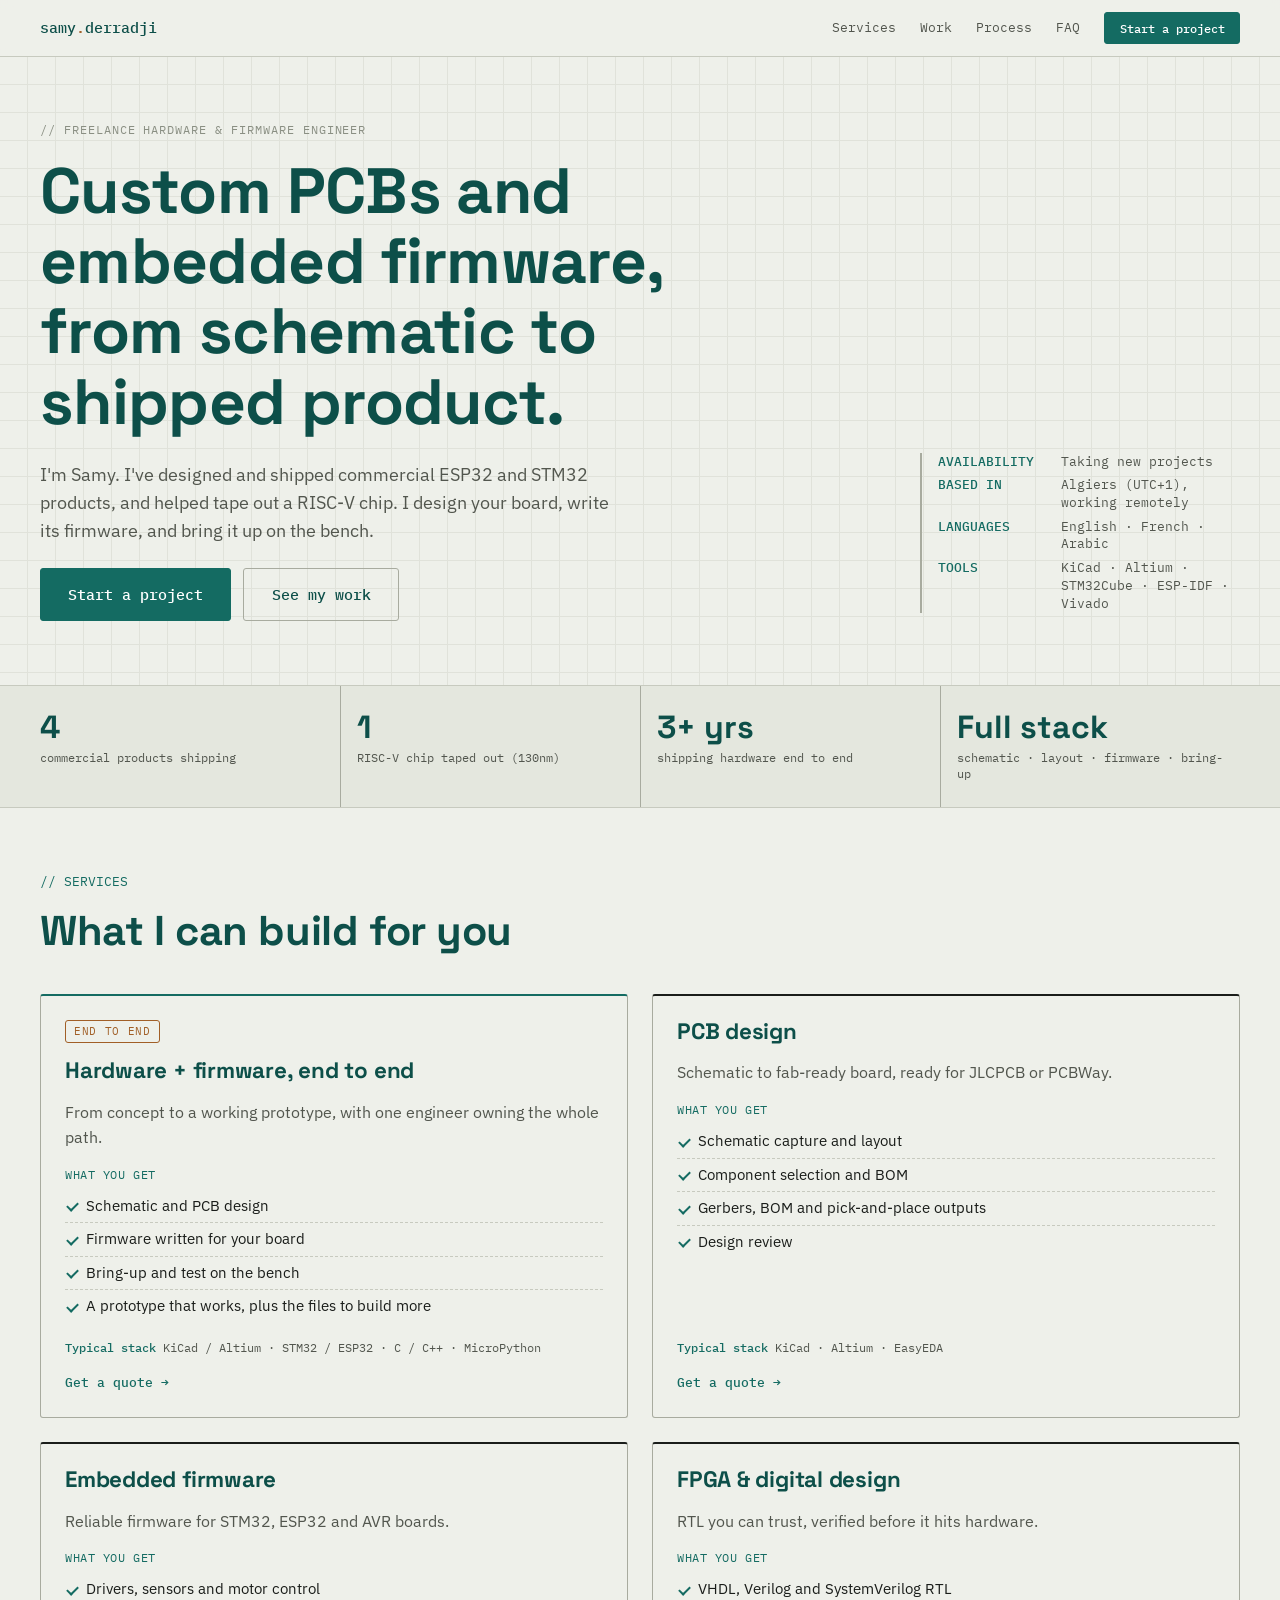
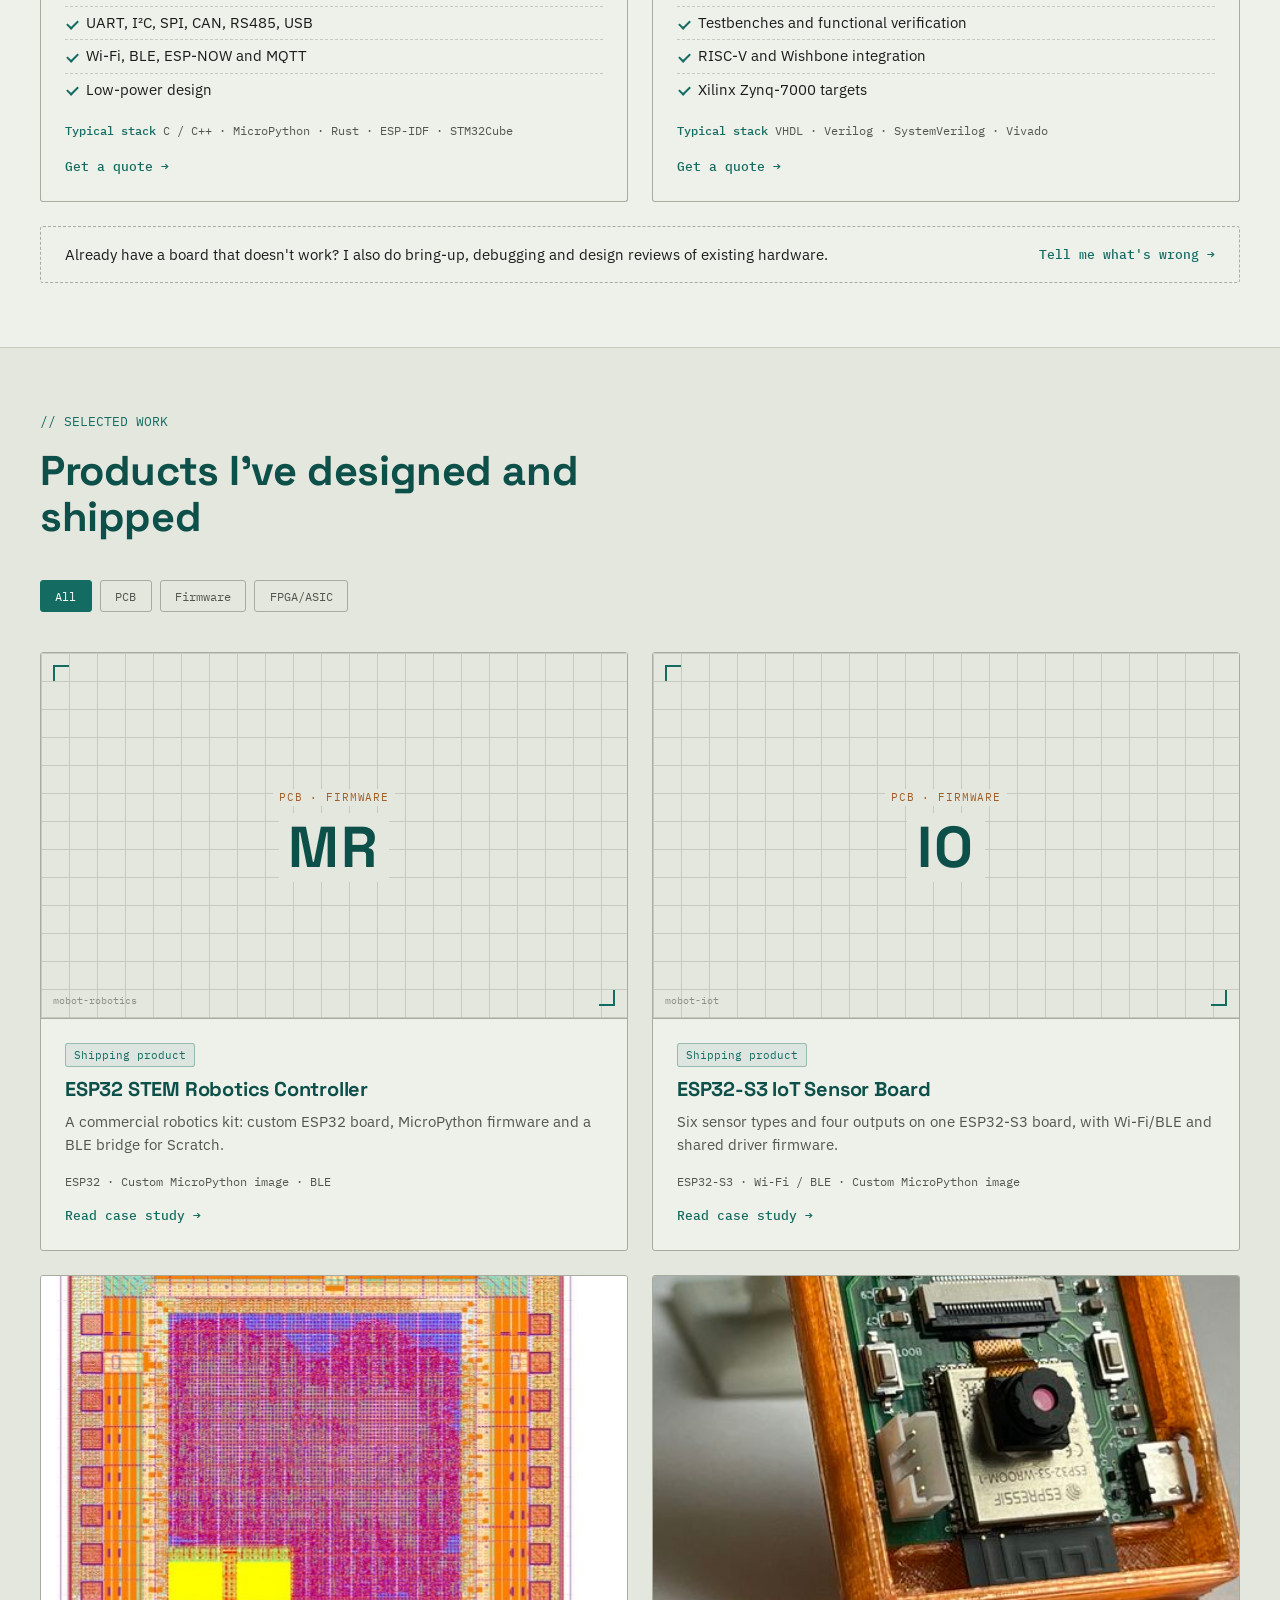
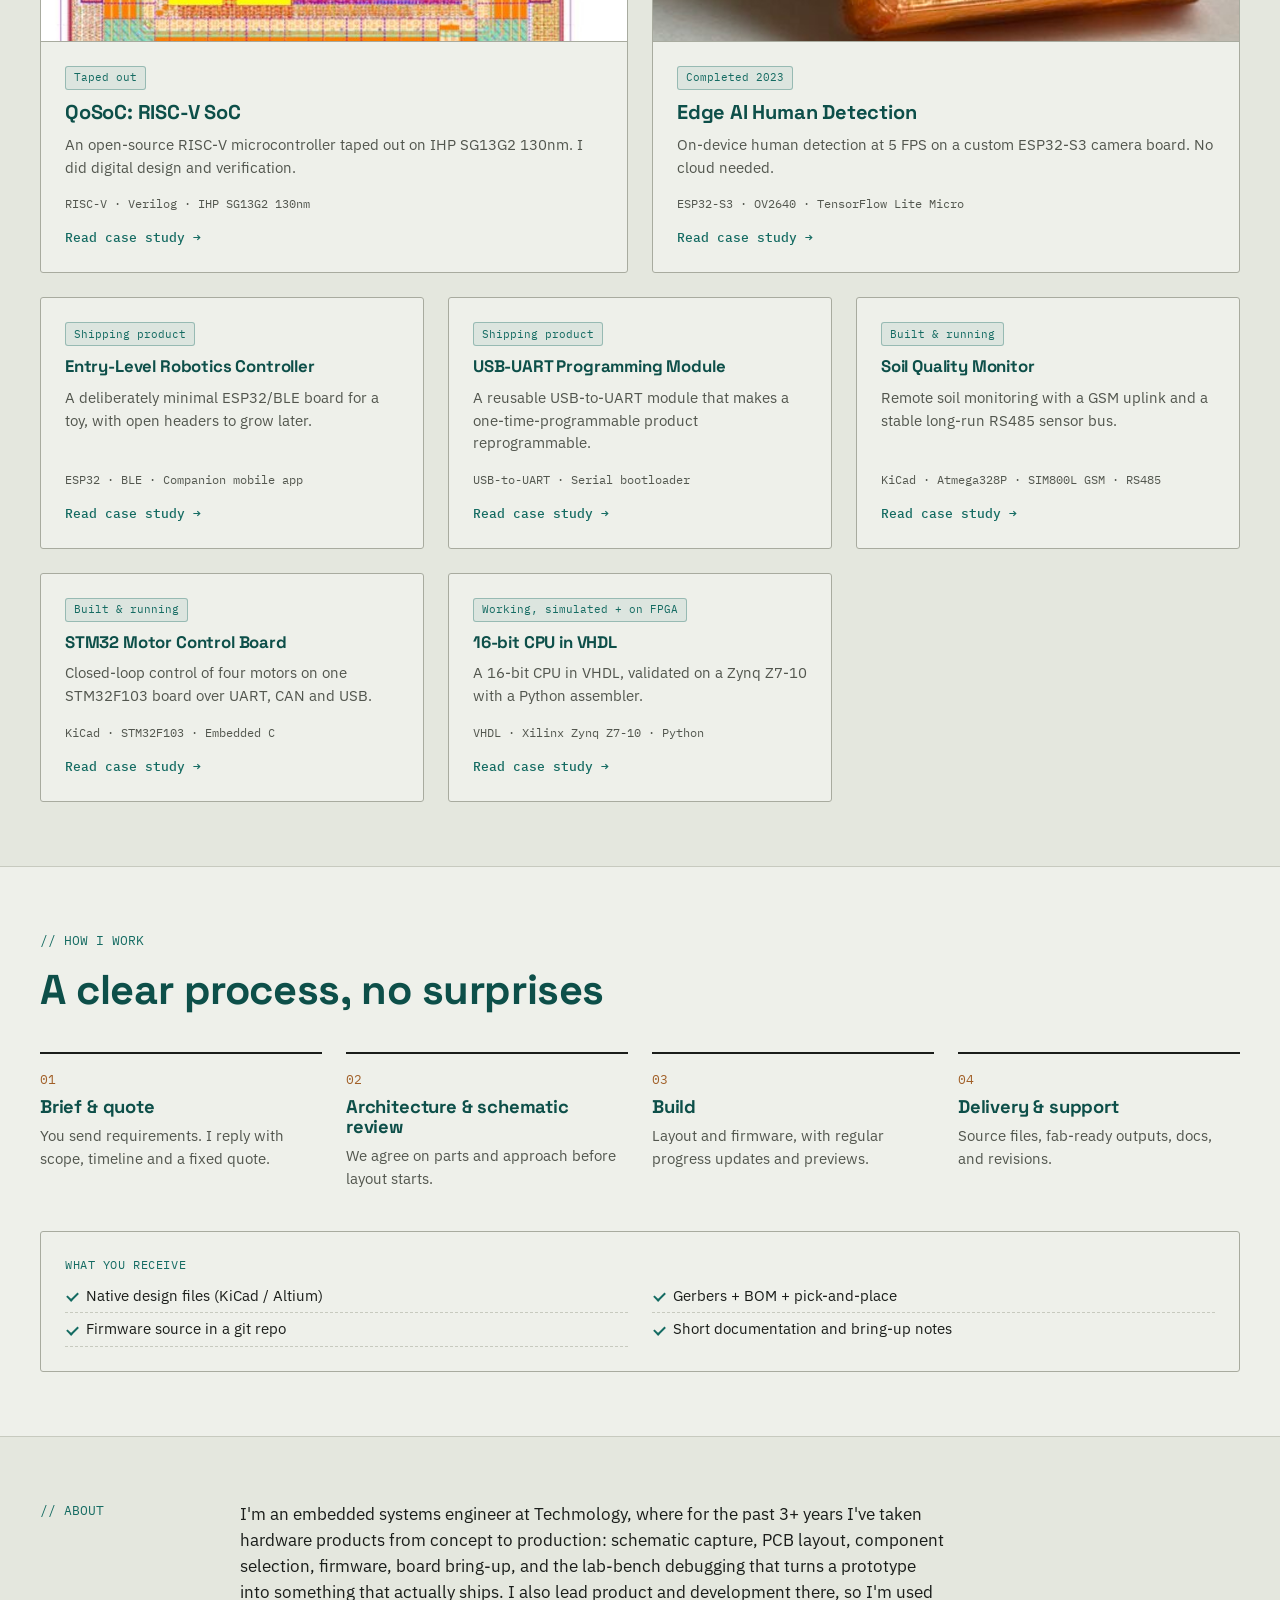
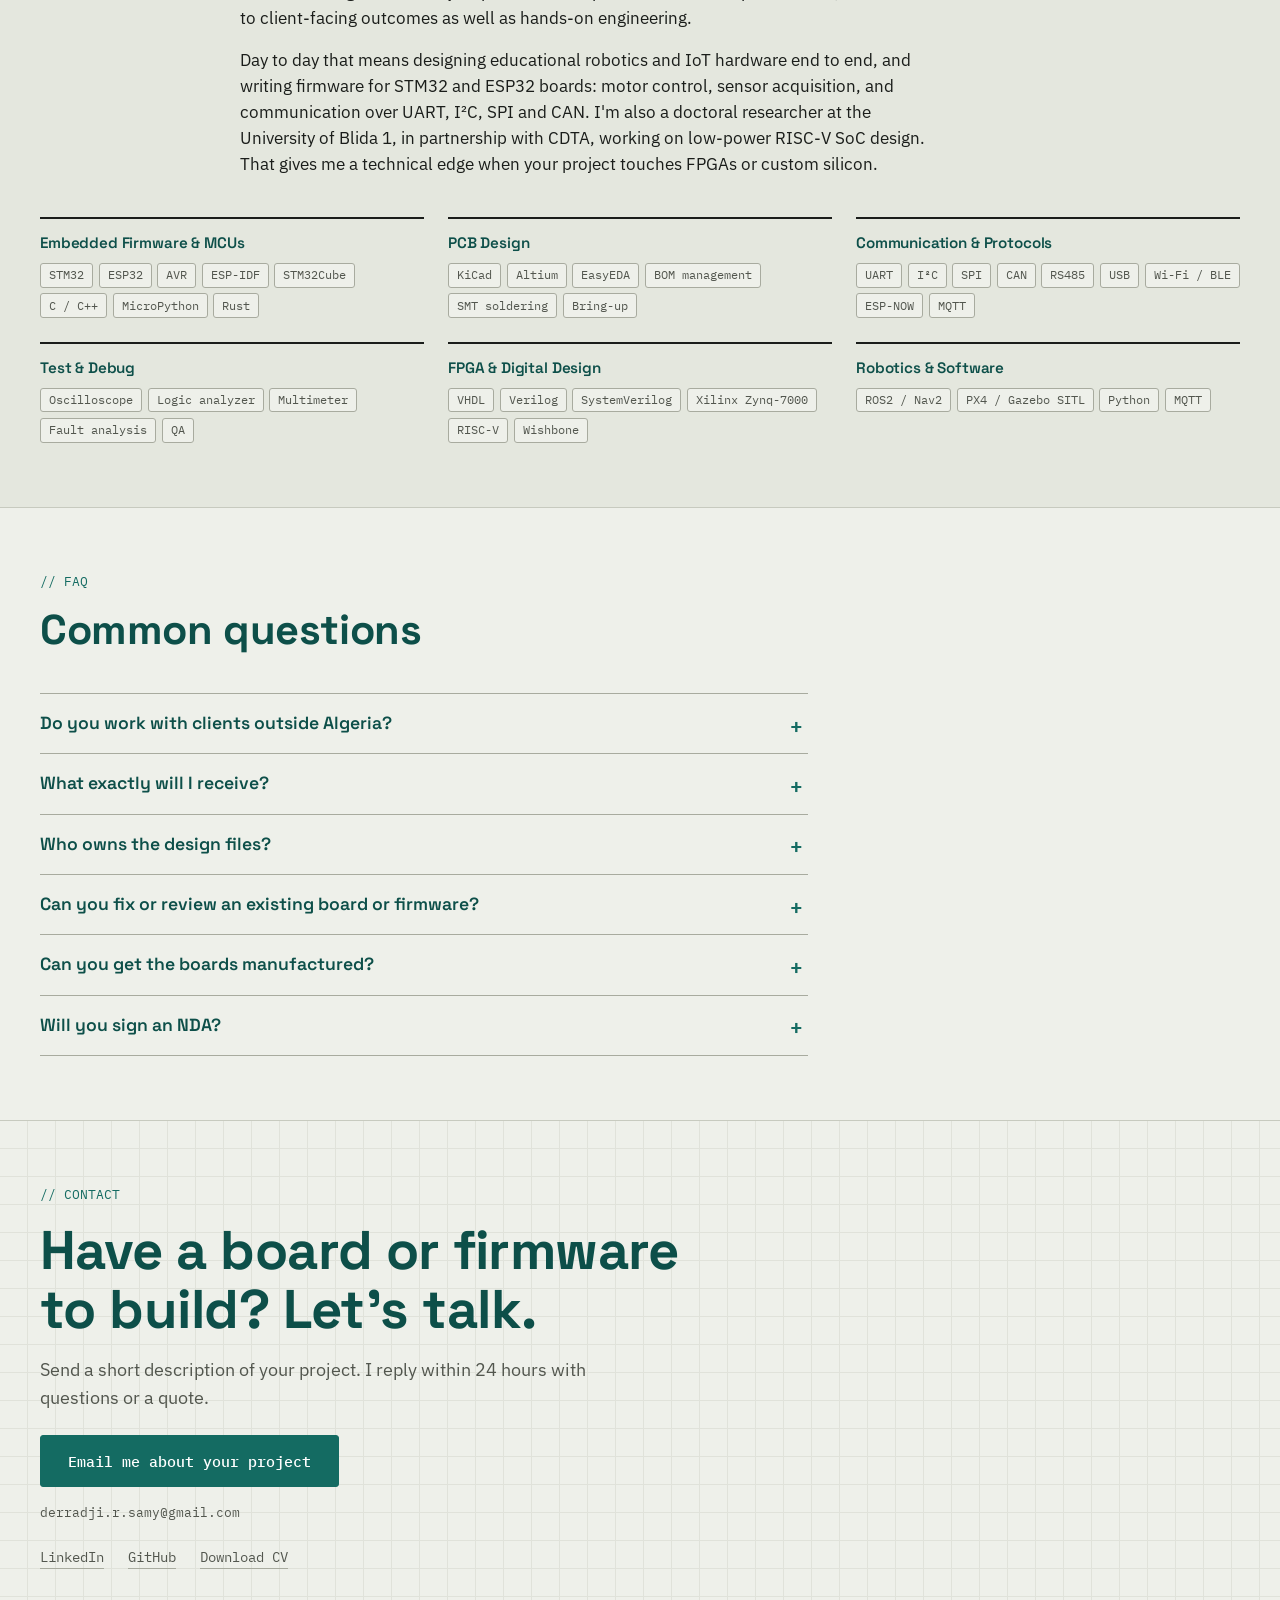
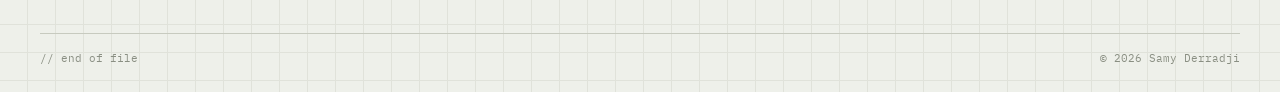
<file: index.html>
<!doctype html>
<html lang="en">
<head>
<meta charset="utf-8">
<meta name="viewport" content="width=device-width, initial-scale=1">
<title>Samy Derradji — PCB Design &amp; Embedded Firmware Engineer (Freelance)</title>
<meta name="description" content="Freelance PCB design, embedded firmware and FPGA engineer in Algiers. Custom boards and firmware from schematic to shipped product, for clients worldwide.">
<link rel="canonical" href="https://dersamy.github.io/">
<meta name="theme-color" content="#eef0ea">
<meta property="og:type" content="website">
<meta property="og:site_name" content="Samy Derradji">
<meta property="og:title" content="Samy Derradji — PCB Design &amp; Embedded Firmware Engineer (Freelance)">
<meta property="og:description" content="Freelance PCB design, embedded firmware and FPGA engineer in Algiers. Custom boards and firmware from schematic to shipped product, for clients worldwide.">
<meta property="og:url" content="https://dersamy.github.io/">
<meta property="og:image" content="https://dersamy.github.io/images/qosoc/hero.jpg">
<meta name="twitter:card" content="summary_large_image">
<meta name="twitter:title" content="Samy Derradji — PCB Design &amp; Embedded Firmware Engineer (Freelance)">
<meta name="twitter:description" content="Freelance PCB design, embedded firmware and FPGA engineer in Algiers. Custom boards and firmware from schematic to shipped product, for clients worldwide.">
<meta name="twitter:image" content="https://dersamy.github.io/images/qosoc/hero.jpg">
<link rel="icon" href="./favicon.svg">
<link rel="preconnect" href="https://fonts.googleapis.com">
<link rel="preconnect" href="https://fonts.gstatic.com" crossorigin>
<link href="https://fonts.googleapis.com/css2?family=Space+Grotesk:wght@400;500;600;700&family=IBM+Plex+Sans:wght@400;500;600&family=IBM+Plex+Mono:wght@400;500&display=swap" rel="stylesheet">
<link rel="stylesheet" href="./assets/css/style.css">
<script type="application/ld+json">{"@context": "https://schema.org", "@type": "Person", "name": "Samy Derradji", "url": "https://dersamy.github.io/", "jobTitle": "Embedded Systems Engineer (PCB Design, Firmware, FPGA/ASIC)", "image": "https://dersamy.github.io/images/qosoc/hero.jpg", "email": "mailto:derradji.r.samy@gmail.com", "address": {"@type": "PostalAddress", "addressLocality": "Algiers", "addressCountry": "DZ"}, "sameAs": ["https://www.linkedin.com/in/samyder/", "https://github.com/dersamy"], "knowsAbout": ["PCB design", "Embedded firmware", "STM32", "ESP32", "KiCad", "Altium", "FPGA", "VHDL", "SystemVerilog", "RISC-V", "MicroPython", "IoT"]}</script>
</head>
<body>
<a class="skip" href="#main">Skip to content</a>
<header class="site-nav">
<div class="container nav-inner">
<a class="wordmark" href="./" aria-label="Samy Derradji, home">samy<span>.</span>derradji</a>
<button class="nav-toggle" type="button" aria-expanded="false" aria-controls="nav-links">Menu</button>
<nav class="nav-links" id="nav-links" aria-label="Main">
<a href="#services">Services</a>
<a href="#work">Work</a>
<a href="#process">Process</a>
<a href="#faq">FAQ</a>
<a class="btn btn-primary btn-sm" href="#contact">Start a project</a>
</nav>
</div>
</header>
<main id="main">
<section class="hero grid-texture">
<div class="container hero-inner">
<div>
<p class="eyebrow">// FREELANCE HARDWARE &amp; FIRMWARE ENGINEER</p>
<h1>Custom PCBs and embedded firmware, from schematic to shipped product.</h1>
<p class="tagline">I'm Samy. I've designed and shipped commercial ESP32 and STM32 products, and helped tape out a RISC-V chip. I design your board, write its firmware, and bring it up on the bench.</p>
<div class="cta-row"><a class="btn btn-primary btn-lg" href="#contact">Start a project</a><a class="btn btn-ghost btn-lg" href="#work">See my work</a></div>
</div>
<div class="hero-spec"><dl class="spec "><div class="row"><dt>AVAILABILITY</dt><dd>Taking new projects</dd></div><div class="row"><dt>BASED IN</dt><dd>Algiers (UTC+1), working remotely</dd></div><div class="row"><dt>LANGUAGES</dt><dd>English · French · Arabic</dd></div><div class="row"><dt>TOOLS</dt><dd>KiCad · Altium · STM32Cube · ESP-IDF · Vivado</dd></div></dl></div>
</div>
</section>
<section class="proof" aria-label="At a glance">
<div class="container proof-grid">
<div class="stat"><b>4</b><span>commercial products shipping</span></div>
<div class="stat"><b>1</b><span>RISC-V chip taped out (130nm)</span></div>
<div class="stat"><b>3+ yrs</b><span>shipping hardware end to end</span></div>
<div class="stat"><b>Full stack</b><span>schematic · layout · firmware · bring-up</span></div>
</div>
</section>
<section class="section" id="services" aria-labelledby="services-h">
<div class="container">
<div class="section-head"><div class="label">// SERVICES</div><h2 id="services-h">What I can build for you</h2></div>
<div class="services-grid">
<article class="service flagship">
<span class="tag">End to end</span><h3>Hardware + firmware, end to end</h3>
<p class="promise">From concept to a working prototype, with one engineer owning the whole path.</p>
<!-- PRICE: Samy to add a "From $X" starting price -->
<div><div class="get-label">What you get</div><ul class="checks"><li>Schematic and PCB design</li><li>Firmware written for your board</li><li>Bring-up and test on the bench</li><li>A prototype that works, plus the files to build more</li></ul></div>
<div class="stack"><b>Typical stack</b> KiCad / Altium · STM32 / ESP32 · C / C++ · MicroPython</div>
<a class="link-arrow" href="#contact">Get a quote &rarr;</a>
</article>
<article class="service">
<h3>PCB design</h3>
<p class="promise">Schematic to fab-ready board, ready for JLCPCB or PCBWay.</p>
<!-- PRICE: Samy to add a "From $X" starting price -->
<div><div class="get-label">What you get</div><ul class="checks"><li>Schematic capture and layout</li><li>Component selection and BOM</li><li>Gerbers, BOM and pick-and-place outputs</li><li>Design review</li></ul></div>
<div class="stack"><b>Typical stack</b> KiCad · Altium · EasyEDA</div>
<a class="link-arrow" href="#contact">Get a quote &rarr;</a>
</article>
<article class="service">
<h3>Embedded firmware</h3>
<p class="promise">Reliable firmware for STM32, ESP32 and AVR boards.</p>
<!-- PRICE: Samy to add a "From $X" starting price -->
<div><div class="get-label">What you get</div><ul class="checks"><li>Drivers, sensors and motor control</li><li>UART, I²C, SPI, CAN, RS485, USB</li><li>Wi-Fi, BLE, ESP-NOW and MQTT</li><li>Low-power design</li></ul></div>
<div class="stack"><b>Typical stack</b> C / C++ · MicroPython · Rust · ESP-IDF · STM32Cube</div>
<a class="link-arrow" href="#contact">Get a quote &rarr;</a>
</article>
<article class="service">
<h3>FPGA &amp; digital design</h3>
<p class="promise">RTL you can trust, verified before it hits hardware.</p>
<!-- PRICE: Samy to add a "From $X" starting price -->
<div><div class="get-label">What you get</div><ul class="checks"><li>VHDL, Verilog and SystemVerilog RTL</li><li>Testbenches and functional verification</li><li>RISC-V and Wishbone integration</li><li>Xilinx Zynq-7000 targets</li></ul></div>
<div class="stack"><b>Typical stack</b> VHDL · Verilog · SystemVerilog · Vivado</div>
<a class="link-arrow" href="#contact">Get a quote &rarr;</a>
</article>
</div>
<div class="slim"><p>Already have a board that doesn't work? I also do bring-up, debugging and design reviews of existing hardware.</p><a class="link-arrow" href="#contact">Tell me what's wrong &rarr;</a></div>
</div>
</section>
<section class="section alt" id="work" aria-labelledby="work-h">
<div class="container">
<div class="section-head"><div class="label">// SELECTED WORK</div><h2 id="work-h">Products I've designed and shipped</h2></div>
<div class="chips" role="group" aria-label="Filter projects">
<button class="chip" type="button" data-filter="all" aria-pressed="true">All</button>
<button class="chip" type="button" data-filter="pcb" aria-pressed="false">PCB</button>
<button class="chip" type="button" data-filter="firmware" aria-pressed="false">Firmware</button>
<button class="chip" type="button" data-filter="fpga" aria-pressed="false">FPGA/ASIC</button>
</div>
<div class="featured">
<article class="pcard" data-tags="pcb firmware">
<div class="pmedia"><div class="ph" role="img" aria-label="Blueprint placeholder for mobot-robotics"><span class="ph-cat">PCB · Firmware</span><span class="ph-init">MR</span><span class="ph-ref">mobot-robotics</span></div></div><div class="pbody">
<span class="badge">Shipping product</span>
<h3><a href="./projects/mobot-robotics.html">ESP32 STEM Robotics Controller</a></h3>
<p>A commercial robotics kit: custom ESP32 board, MicroPython firmware and a BLE bridge for Scratch.</p>
<div class="stack">ESP32 · Custom MicroPython image · BLE</div>
<span class="link-arrow" aria-hidden="true">Read case study &rarr;</span>
</div>
</article>
<article class="pcard" data-tags="pcb firmware">
<div class="pmedia"><div class="ph" role="img" aria-label="Blueprint placeholder for mobot-iot"><span class="ph-cat">PCB · Firmware</span><span class="ph-init">IO</span><span class="ph-ref">mobot-iot</span></div></div><div class="pbody">
<span class="badge">Shipping product</span>
<h3><a href="./projects/mobot-iot.html">ESP32-S3 IoT Sensor Board</a></h3>
<p>Six sensor types and four outputs on one ESP32-S3 board, with Wi-Fi/BLE and shared driver firmware.</p>
<div class="stack">ESP32-S3 · Wi-Fi / BLE · Custom MicroPython image</div>
<span class="link-arrow" aria-hidden="true">Read case study &rarr;</span>
</div>
</article>
<article class="pcard" data-tags="fpga">
<div class="pmedia"><img src="./images/qosoc/hero.jpg" alt="QoSoC: RISC-V SoC" loading="lazy" width="640" height="400"></div><div class="pbody">
<span class="badge">Taped out</span>
<h3><a href="./projects/qosoc.html">QoSoC: RISC-V SoC</a></h3>
<p>An open-source RISC-V microcontroller taped out on IHP SG13G2 130nm. I did digital design and verification.</p>
<div class="stack">RISC-V · Verilog · IHP SG13G2 130nm</div>
<span class="link-arrow" aria-hidden="true">Read case study &rarr;</span>
</div>
</article>
<article class="pcard" data-tags="pcb firmware">
<div class="pmedia"><img src="./images/pfe-edge-ai-queue/hero.jpg" alt="Edge AI Human Detection" loading="lazy" width="640" height="400"></div><div class="pbody">
<span class="badge">Completed 2023</span>
<h3><a href="./projects/pfe-edge-ai-queue.html">Edge AI Human Detection</a></h3>
<p>On-device human detection at 5 FPS on a custom ESP32-S3 camera board. No cloud needed.</p>
<div class="stack">ESP32-S3 · OV2640 · TensorFlow Lite Micro</div>
<span class="link-arrow" aria-hidden="true">Read case study &rarr;</span>
</div>
</article>
</div>
<div class="compact">
<article class="pcard compact-card" data-tags="pcb firmware">
<div class="pbody">
<span class="badge">Shipping product</span>
<h3><a href="./projects/mobot-robotics-mini.html">Entry-Level Robotics Controller</a></h3>
<p>A deliberately minimal ESP32/BLE board for a toy, with open headers to grow later.</p>
<div class="stack">ESP32 · BLE · Companion mobile app</div>
<span class="link-arrow" aria-hidden="true">Read case study &rarr;</span>
</div>
</article>
<article class="pcard compact-card" data-tags="pcb firmware">
<div class="pbody">
<span class="badge">Shipping product</span>
<h3><a href="./projects/mobot-programmer.html">USB-UART Programming Module</a></h3>
<p>A reusable USB-to-UART module that makes a one-time-programmable product reprogrammable.</p>
<div class="stack">USB-to-UART · Serial bootloader</div>
<span class="link-arrow" aria-hidden="true">Read case study &rarr;</span>
</div>
</article>
<article class="pcard compact-card" data-tags="pcb firmware">
<div class="pbody">
<span class="badge">Built &amp; running</span>
<h3><a href="./projects/soil-quality-monitor.html">Soil Quality Monitor</a></h3>
<p>Remote soil monitoring with a GSM uplink and a stable long-run RS485 sensor bus.</p>
<div class="stack">KiCad · Atmega328P · SIM800L GSM · RS485</div>
<span class="link-arrow" aria-hidden="true">Read case study &rarr;</span>
</div>
</article>
<article class="pcard compact-card" data-tags="pcb firmware">
<div class="pbody">
<span class="badge">Built &amp; running</span>
<h3><a href="./projects/pcb-stm-moteur.html">STM32 Motor Control Board</a></h3>
<p>Closed-loop control of four motors on one STM32F103 board over UART, CAN and USB.</p>
<div class="stack">KiCad · STM32F103 · Embedded C</div>
<span class="link-arrow" aria-hidden="true">Read case study &rarr;</span>
</div>
</article>
<article class="pcard compact-card" data-tags="fpga">
<div class="pbody">
<span class="badge">Working, simulated + on FPGA</span>
<h3><a href="./projects/cpu-16bit.html">16-bit CPU in VHDL</a></h3>
<p>A 16-bit CPU in VHDL, validated on a Zynq Z7-10 with a Python assembler.</p>
<div class="stack">VHDL · Xilinx Zynq Z7-10 · Python</div>
<span class="link-arrow" aria-hidden="true">Read case study &rarr;</span>
</div>
</article>
</div>
</div>
</section>
<section class="section" id="process" aria-labelledby="process-h">
<div class="container">
<div class="section-head"><div class="label">// HOW I WORK</div><h2 id="process-h">A clear process, no surprises</h2></div>
<ol class="steps" style="list-style:none;margin:0;padding:0">
<li class="step"><div class="num">01</div><h3>Brief &amp; quote</h3><p>You send requirements. I reply with scope, timeline and a fixed quote.</p></li>
<li class="step"><div class="num">02</div><h3>Architecture &amp; schematic review</h3><p>We agree on parts and approach before layout starts.</p></li>
<li class="step"><div class="num">03</div><h3>Build</h3><p>Layout and firmware, with regular progress updates and previews.</p></li>
<li class="step"><div class="num">04</div><h3>Delivery &amp; support</h3><p>Source files, fab-ready outputs, docs, and revisions.</p></li>
</ol>
<div class="receive"><div class="get-label">What you receive</div>
<ul class="checks"><li>Native design files (KiCad / Altium)</li><li>Gerbers + BOM + pick-and-place</li><li>Firmware source in a git repo</li><li>Short documentation and bring-up notes</li></ul></div>
</div>
</section>
<section class="section alt" id="about" aria-labelledby="about-h">
<div class="container">
<div class="about-grid">
<div class="label" id="about-h">// ABOUT</div>
<div class="paragraphs">
<p>I'm an embedded systems engineer at Techmology, where for the past 3+ years I've taken hardware products from concept to production: schematic capture, PCB layout, component selection, firmware, board bring-up, and the lab-bench debugging that turns a prototype into something that actually ships. I also lead product and development there, so I'm used to client-facing outcomes as well as hands-on engineering.</p>
<p>Day to day that means designing educational robotics and IoT hardware end to end, and writing firmware for STM32 and ESP32 boards: motor control, sensor acquisition, and communication over UART, I²C, SPI and CAN. I'm also a doctoral researcher at the University of Blida 1, in partnership with CDTA, working on low-power RISC-V SoC design. That gives me a technical edge when your project touches FPGAs or custom silicon.</p>
</div></div>
<div class="skills-grid" aria-label="Skills">
<div class="group"><h3>Embedded Firmware &amp; MCUs</h3><ul class="tags"><li>STM32</li><li>ESP32</li><li>AVR</li><li>ESP-IDF</li><li>STM32Cube</li><li>C / C++</li><li>MicroPython</li><li>Rust</li></ul></div>
<div class="group"><h3>PCB Design</h3><ul class="tags"><li>KiCad</li><li>Altium</li><li>EasyEDA</li><li>BOM management</li><li>SMT soldering</li><li>Bring-up</li></ul></div>
<div class="group"><h3>Communication &amp; Protocols</h3><ul class="tags"><li>UART</li><li>I²C</li><li>SPI</li><li>CAN</li><li>RS485</li><li>USB</li><li>Wi-Fi / BLE</li><li>ESP-NOW</li><li>MQTT</li></ul></div>
<div class="group"><h3>Test &amp; Debug</h3><ul class="tags"><li>Oscilloscope</li><li>Logic analyzer</li><li>Multimeter</li><li>Fault analysis</li><li>QA</li></ul></div>
<div class="group"><h3>FPGA &amp; Digital Design</h3><ul class="tags"><li>VHDL</li><li>Verilog</li><li>SystemVerilog</li><li>Xilinx Zynq-7000</li><li>RISC-V</li><li>Wishbone</li></ul></div>
<div class="group"><h3>Robotics &amp; Software</h3><ul class="tags"><li>ROS2 / Nav2</li><li>PX4 / Gazebo SITL</li><li>Python</li><li>MQTT</li></ul></div>
</div>
</div>
</section>
<section class="section" id="faq" aria-labelledby="faq-h">
<div class="container">
<div class="section-head"><div class="label">// FAQ</div><h2 id="faq-h">Common questions</h2></div>
<div class="faq">
<details><summary>Do you work with clients outside Algeria?</summary><p>Yes. I work fully remotely with clients abroad, in English or French.</p></details>
<details><summary>What exactly will I receive?</summary><p>Native design files (KiCad or Altium), Gerbers, BOM and pick-and-place files, firmware source in a git repo, and short documentation with bring-up notes.</p></details>
<details><summary>Who owns the design files?</summary><p>You do. You get the full source on delivery.</p></details>
<details><summary>Can you fix or review an existing board or firmware?</summary><p>Yes. I take on bring-up, debugging and design reviews of existing hardware and firmware.</p></details>
<details><summary>Can you get the boards manufactured?</summary><p>I prepare fab- and assembly-ready files for JLCPCB and PCBWay, and can help with ordering.</p></details>
<details><summary>Will you sign an NDA?</summary><p>Yes.</p></details>
</div>
</div>
</section>
</main>
<section class="contact grid-texture" id="contact" aria-labelledby="contact-h">
<div class="container">
<div class="label">// CONTACT</div>
<h2 id="contact-h">Have a board or firmware to build? Let's talk.</h2>
<p class="lead">Send a short description of your project. I reply within 24 hours with questions or a quote.</p>
<div class="cta-row"><a class="btn btn-primary btn-lg" href="mailto:derradji.r.samy@gmail.com?subject=Project%20inquiry&body=Project%3A%0A%0AWhat%20it%20should%20do%3A%0A%0AQuantity%3A%0A%0ADeadline%3A%0A%0ABudget%20range%3A%0A">Email me about your project</a></div>
<p class="email-line">derradji.r.samy@gmail.com</p>
<div class="contact-links">
<!-- SAMY: paste your Fiverr profile URL into href and delete the hidden attribute -->
<a data-placeholder href="#" hidden>Fiverr</a>
<!-- SAMY: paste your Upwork profile URL into href and delete the hidden attribute -->
<a data-placeholder href="#" hidden>Upwork</a>
<a href="https://www.linkedin.com/in/samyder/" rel="noopener">LinkedIn</a>
<a href="https://github.com/dersamy" rel="noopener">GitHub</a>
<a href="./cv.pdf">Download CV</a>
</div>
<div class="eof"><span>// end of file</span><span>&copy; 2026 Samy Derradji</span></div>
</div>
</section>
<script src="./assets/js/main.js"></script>
</body>
</html>
</file>
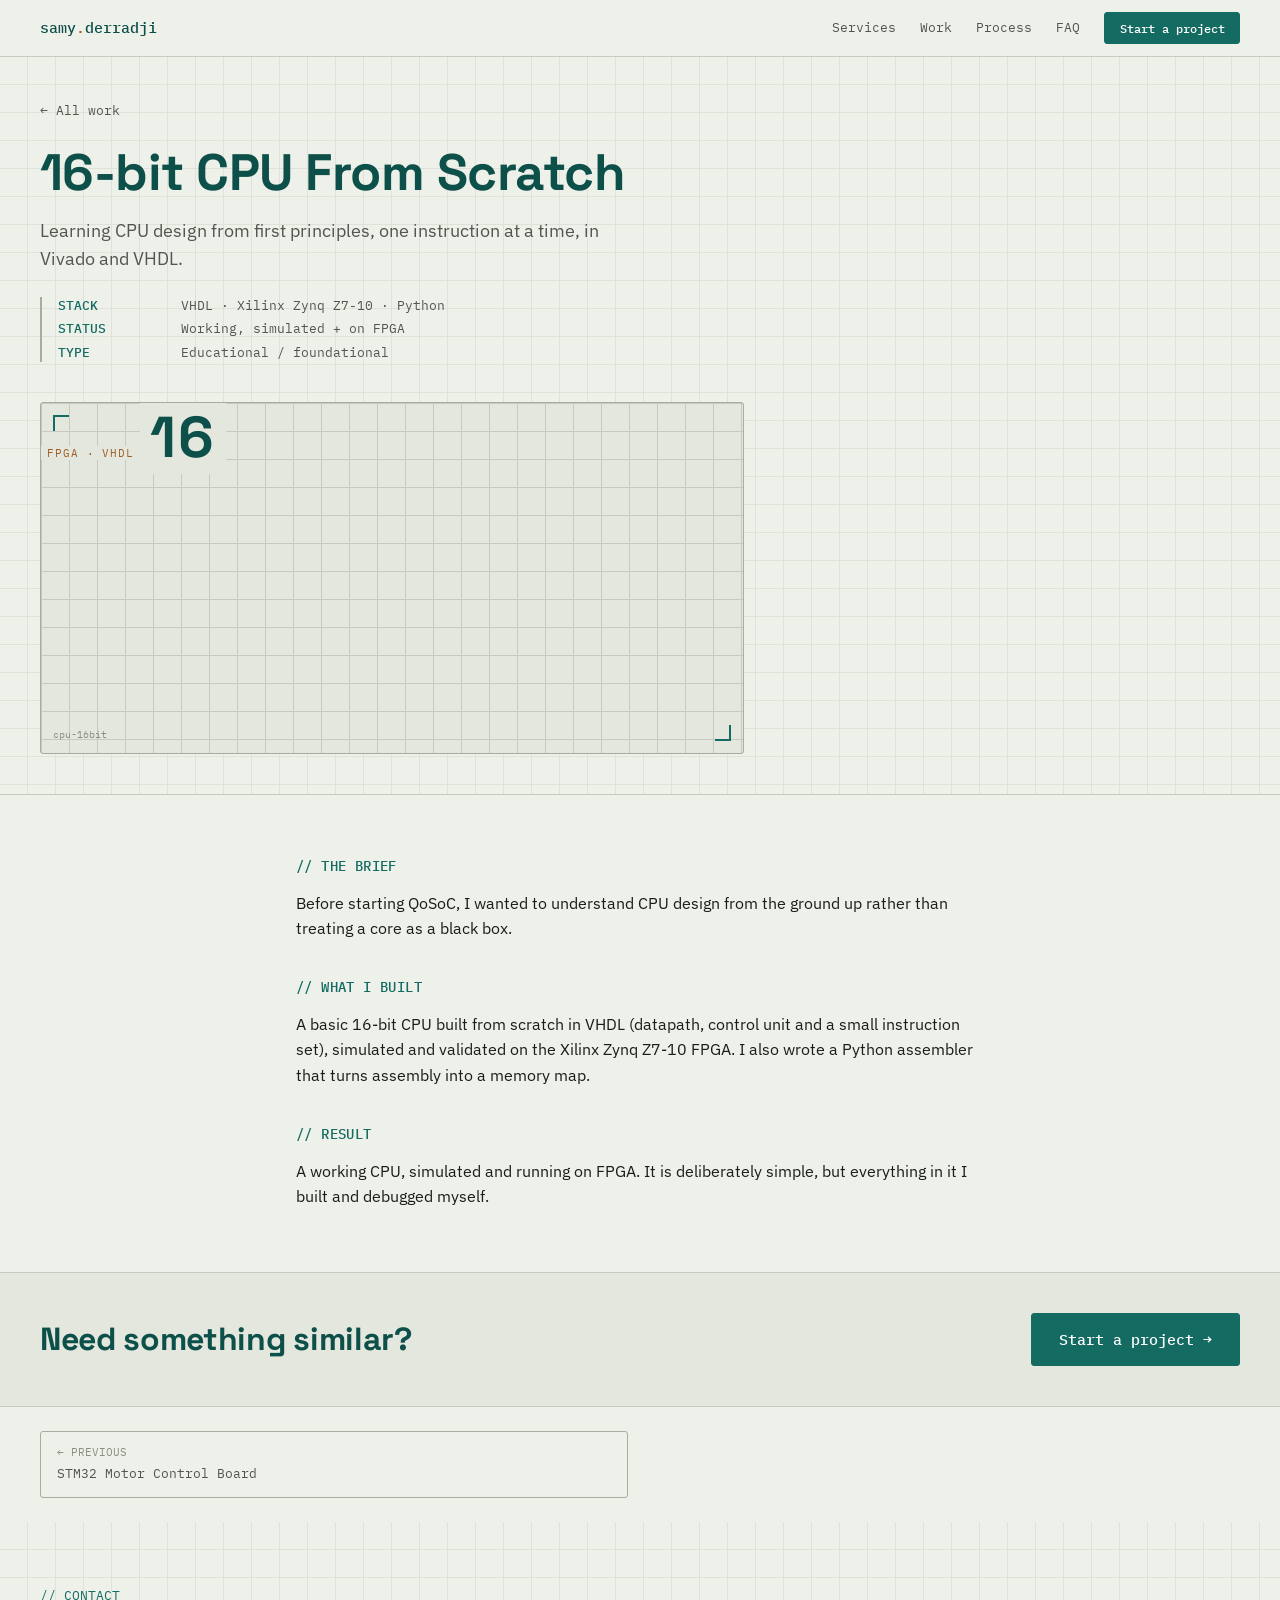
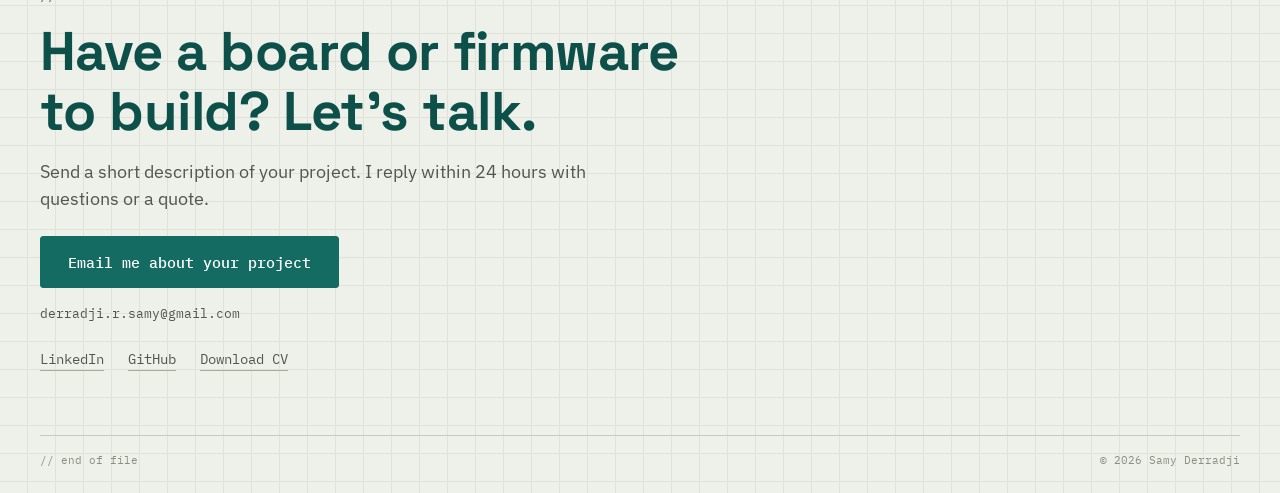
<file: projects/cpu-16bit.html>
<!doctype html>
<html lang="en">
<head>
<meta charset="utf-8">
<meta name="viewport" content="width=device-width, initial-scale=1">
<title>16-bit CPU From Scratch | Samy Derradji</title>
<meta name="description" content="Basic 16-bit CPU in VHDL, simulated and validated on a Xilinx Zynq Z7-10, with a Python assembler to memory map.">
<link rel="canonical" href="https://dersamy.github.io/projects/cpu-16bit.html">
<meta name="theme-color" content="#eef0ea">
<meta property="og:type" content="website">
<meta property="og:site_name" content="Samy Derradji">
<meta property="og:title" content="16-bit CPU From Scratch | Samy Derradji">
<meta property="og:description" content="Basic 16-bit CPU in VHDL, simulated and validated on a Xilinx Zynq Z7-10, with a Python assembler to memory map.">
<meta property="og:url" content="https://dersamy.github.io/projects/cpu-16bit.html">
<meta property="og:image" content="https://dersamy.github.io/images/qosoc/hero.jpg">
<meta name="twitter:card" content="summary_large_image">
<meta name="twitter:title" content="16-bit CPU From Scratch | Samy Derradji">
<meta name="twitter:description" content="Basic 16-bit CPU in VHDL, simulated and validated on a Xilinx Zynq Z7-10, with a Python assembler to memory map.">
<meta name="twitter:image" content="https://dersamy.github.io/images/qosoc/hero.jpg">
<link rel="icon" href="../favicon.svg">
<link rel="preconnect" href="https://fonts.googleapis.com">
<link rel="preconnect" href="https://fonts.gstatic.com" crossorigin>
<link href="https://fonts.googleapis.com/css2?family=Space+Grotesk:wght@400;500;600;700&family=IBM+Plex+Sans:wght@400;500;600&family=IBM+Plex+Mono:wght@400;500&display=swap" rel="stylesheet">
<link rel="stylesheet" href="../assets/css/style.css">
</head>
<body>
<a class="skip" href="#main">Skip to content</a>
<header class="site-nav">
<div class="container nav-inner">
<a class="wordmark" href="../index.html" aria-label="Samy Derradji, home">samy<span>.</span>derradji</a>
<button class="nav-toggle" type="button" aria-expanded="false" aria-controls="nav-links">Menu</button>
<nav class="nav-links" id="nav-links" aria-label="Main">
<a href="../index.html#services">Services</a>
<a href="../index.html#work">Work</a>
<a href="../index.html#process">Process</a>
<a href="../index.html#faq">FAQ</a>
<a class="btn btn-primary btn-sm" href="../index.html#contact">Start a project</a>
</nav>
</div>
</header>
<main id="main">
<header class="detail-header grid-texture">
<div class="container">
<a class="back" href="../index.html#work">&larr; All work</a>
<h1>16-bit CPU From Scratch</h1>
<p class="tagline">Learning CPU design from first principles, one instruction at a time, in Vivado and VHDL.</p>
<dl class="spec "><div class="row"><dt>STACK</dt><dd>VHDL · Xilinx Zynq Z7-10 · Python</dd></div><div class="row"><dt>STATUS</dt><dd>Working, simulated + on FPGA</dd></div><div class="row"><dt>TYPE</dt><dd>Educational / foundational</dd></div></dl>
<div class="hero-image"><div class="ph" role="img" aria-label="Blueprint placeholder for cpu-16bit"><span class="ph-cat">FPGA · VHDL</span><span class="ph-init">16</span><span class="ph-ref">cpu-16bit</span></div></div>
</div>
</header>
<div class="container body">
<section><h2>// The brief</h2><p>Before starting QoSoC, I wanted to understand CPU design from the ground up rather than treating a core as a black box.</p></section>
<section><h2>// What I built</h2><p>A basic 16-bit CPU built from scratch in VHDL (datapath, control unit and a small instruction set), simulated and validated on the Xilinx Zynq Z7-10 FPGA. I also wrote a Python assembler that turns assembly into a memory map.</p></section>
<section><h2>// Result</h2><p>A working CPU, simulated and running on FPGA. It is deliberately simple, but everything in it I built and debugged myself.</p></section>
</div>
<section class="cs-cta"><div class="container"><h2>Need something similar?</h2><a class="btn btn-primary btn-lg" href="../index.html#contact">Start a project &rarr;</a></div></section>
<div class="container"><nav class="pn" aria-label="More projects">
<a class="prev" href="pcb-stm-moteur.html" rel="prev"><small>&larr; PREVIOUS</small>STM32 Motor Control Board</a><span></span>
</nav></div>
</main>
<section class="contact grid-texture" id="contact" aria-labelledby="contact-h">
<div class="container">
<div class="label">// CONTACT</div>
<h2 id="contact-h">Have a board or firmware to build? Let's talk.</h2>
<p class="lead">Send a short description of your project. I reply within 24 hours with questions or a quote.</p>
<div class="cta-row"><a class="btn btn-primary btn-lg" href="mailto:derradji.r.samy@gmail.com?subject=Project%20inquiry&body=Project%3A%0A%0AWhat%20it%20should%20do%3A%0A%0AQuantity%3A%0A%0ADeadline%3A%0A%0ABudget%20range%3A%0A">Email me about your project</a></div>
<p class="email-line">derradji.r.samy@gmail.com</p>
<div class="contact-links">
<!-- SAMY: paste your Fiverr profile URL into href and delete the hidden attribute -->
<a data-placeholder href="#" hidden>Fiverr</a>
<!-- SAMY: paste your Upwork profile URL into href and delete the hidden attribute -->
<a data-placeholder href="#" hidden>Upwork</a>
<a href="https://www.linkedin.com/in/samyder/" rel="noopener">LinkedIn</a>
<a href="https://github.com/dersamy" rel="noopener">GitHub</a>
<a href="../cv.pdf">Download CV</a>
</div>
<div class="eof"><span>// end of file</span><span>&copy; 2026 Samy Derradji</span></div>
</div>
</section>
<script src="../assets/js/main.js"></script>
</body>
</html>
</file>
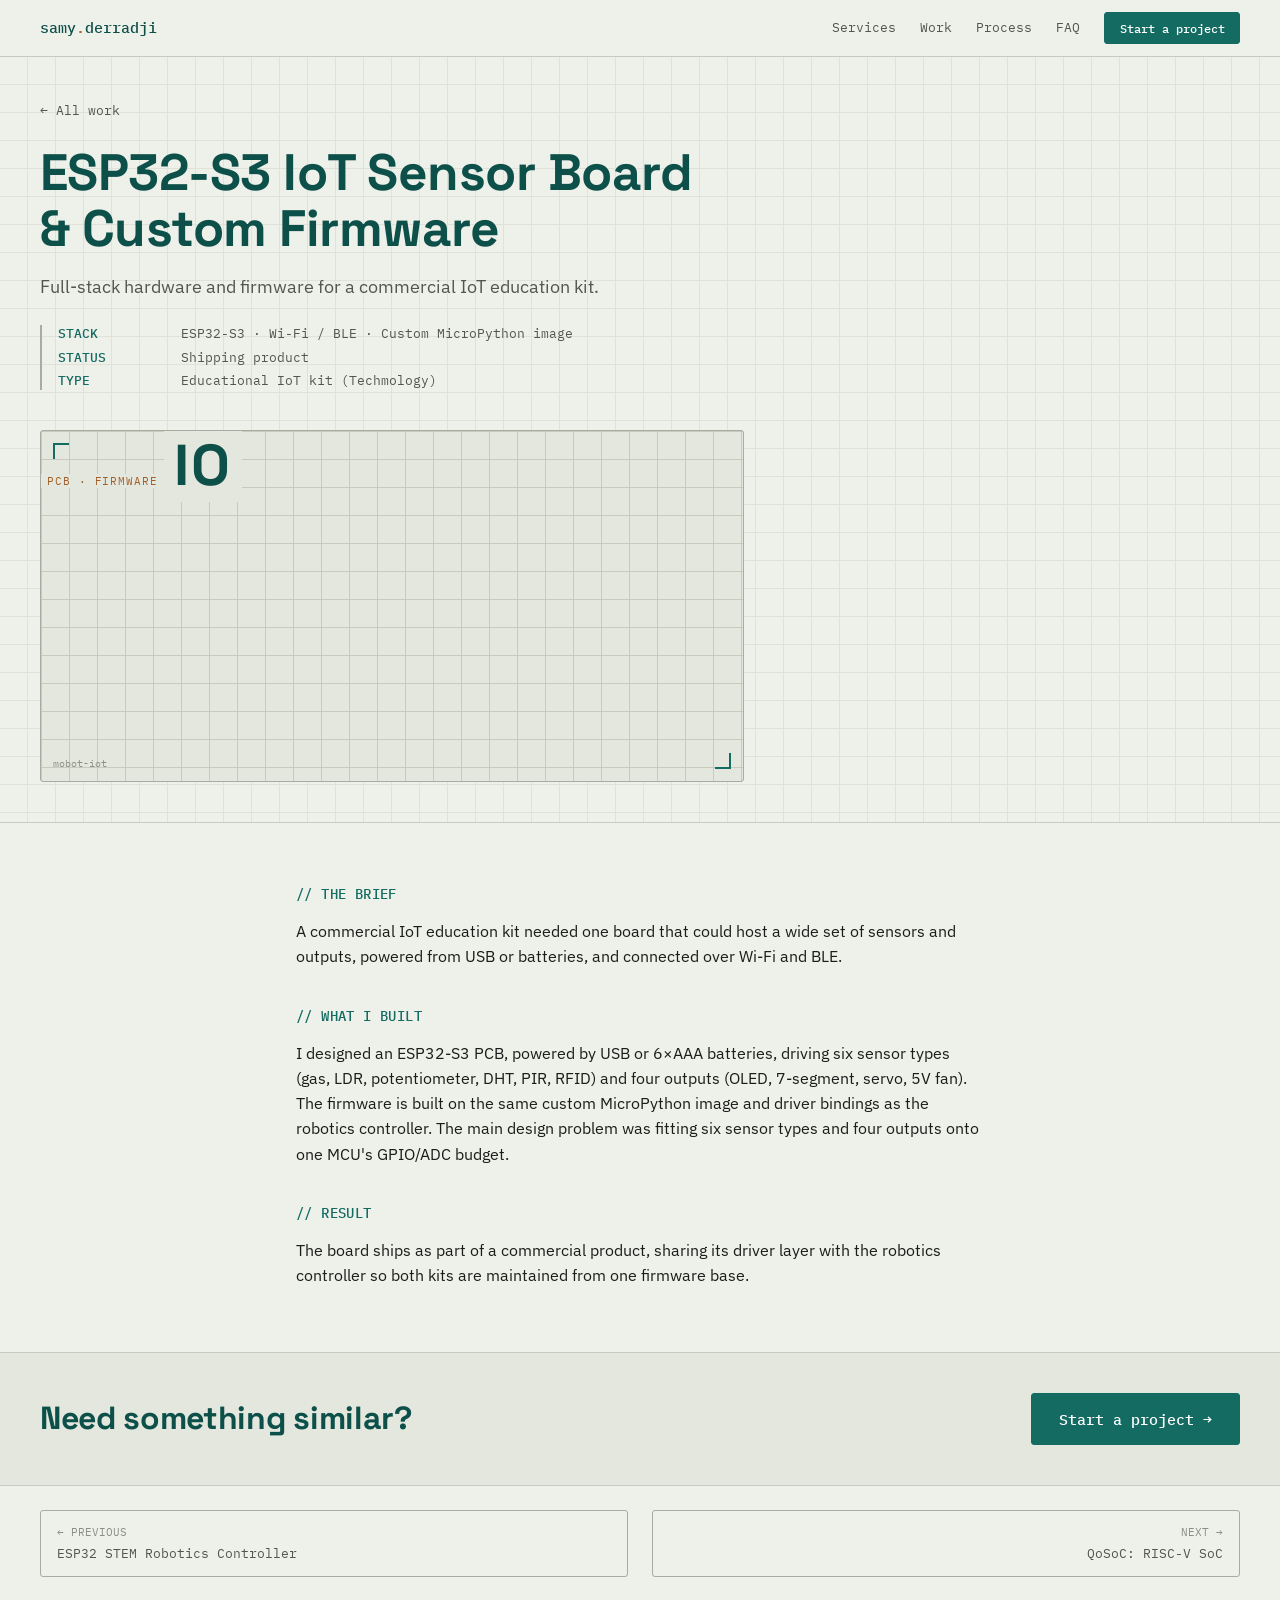
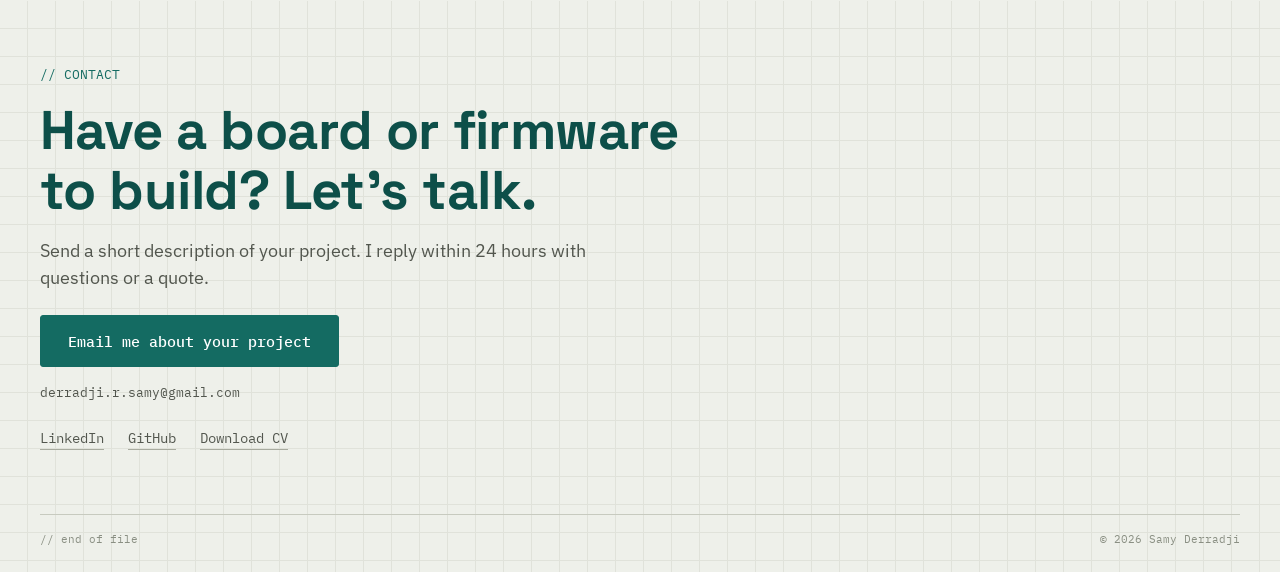
<file: projects/mobot-iot.html>
<!doctype html>
<html lang="en">
<head>
<meta charset="utf-8">
<meta name="viewport" content="width=device-width, initial-scale=1">
<title>ESP32-S3 IoT Sensor Board &amp; Custom Firmware | Samy Derradji</title>
<meta name="description" content="Commercial ESP32-S3 IoT education kit: sensor board, MicroPython firmware and Wi-Fi/BLE connectivity.">
<link rel="canonical" href="https://dersamy.github.io/projects/mobot-iot.html">
<meta name="theme-color" content="#eef0ea">
<meta property="og:type" content="website">
<meta property="og:site_name" content="Samy Derradji">
<meta property="og:title" content="ESP32-S3 IoT Sensor Board &amp; Custom Firmware | Samy Derradji">
<meta property="og:description" content="Commercial ESP32-S3 IoT education kit: sensor board, MicroPython firmware and Wi-Fi/BLE connectivity.">
<meta property="og:url" content="https://dersamy.github.io/projects/mobot-iot.html">
<meta property="og:image" content="https://dersamy.github.io/images/qosoc/hero.jpg">
<meta name="twitter:card" content="summary_large_image">
<meta name="twitter:title" content="ESP32-S3 IoT Sensor Board &amp; Custom Firmware | Samy Derradji">
<meta name="twitter:description" content="Commercial ESP32-S3 IoT education kit: sensor board, MicroPython firmware and Wi-Fi/BLE connectivity.">
<meta name="twitter:image" content="https://dersamy.github.io/images/qosoc/hero.jpg">
<link rel="icon" href="../favicon.svg">
<link rel="preconnect" href="https://fonts.googleapis.com">
<link rel="preconnect" href="https://fonts.gstatic.com" crossorigin>
<link href="https://fonts.googleapis.com/css2?family=Space+Grotesk:wght@400;500;600;700&family=IBM+Plex+Sans:wght@400;500;600&family=IBM+Plex+Mono:wght@400;500&display=swap" rel="stylesheet">
<link rel="stylesheet" href="../assets/css/style.css">
</head>
<body>
<a class="skip" href="#main">Skip to content</a>
<header class="site-nav">
<div class="container nav-inner">
<a class="wordmark" href="../index.html" aria-label="Samy Derradji, home">samy<span>.</span>derradji</a>
<button class="nav-toggle" type="button" aria-expanded="false" aria-controls="nav-links">Menu</button>
<nav class="nav-links" id="nav-links" aria-label="Main">
<a href="../index.html#services">Services</a>
<a href="../index.html#work">Work</a>
<a href="../index.html#process">Process</a>
<a href="../index.html#faq">FAQ</a>
<a class="btn btn-primary btn-sm" href="../index.html#contact">Start a project</a>
</nav>
</div>
</header>
<main id="main">
<header class="detail-header grid-texture">
<div class="container">
<a class="back" href="../index.html#work">&larr; All work</a>
<h1>ESP32-S3 IoT Sensor Board &amp; Custom Firmware</h1>
<p class="tagline">Full-stack hardware and firmware for a commercial IoT education kit.</p>
<dl class="spec "><div class="row"><dt>STACK</dt><dd>ESP32-S3 · Wi-Fi / BLE · Custom MicroPython image</dd></div><div class="row"><dt>STATUS</dt><dd>Shipping product</dd></div><div class="row"><dt>TYPE</dt><dd>Educational IoT kit (Techmology)</dd></div></dl>
<div class="hero-image"><div class="ph" role="img" aria-label="Blueprint placeholder for mobot-iot"><span class="ph-cat">PCB · Firmware</span><span class="ph-init">IO</span><span class="ph-ref">mobot-iot</span></div></div>
</div>
</header>
<div class="container body">
<section><h2>// The brief</h2><p>A commercial IoT education kit needed one board that could host a wide set of sensors and outputs, powered from USB or batteries, and connected over Wi-Fi and BLE.</p></section>
<section><h2>// What I built</h2><p>I designed an ESP32-S3 PCB, powered by USB or 6×AAA batteries, driving six sensor types (gas, LDR, potentiometer, DHT, PIR, RFID) and four outputs (OLED, 7-segment, servo, 5V fan). The firmware is built on the same custom MicroPython image and driver bindings as the robotics controller. The main design problem was fitting six sensor types and four outputs onto one MCU's GPIO/ADC budget.</p></section>
<section><h2>// Result</h2><p>The board ships as part of a commercial product, sharing its driver layer with the robotics controller so both kits are maintained from one firmware base.</p></section>
</div>
<section class="cs-cta"><div class="container"><h2>Need something similar?</h2><a class="btn btn-primary btn-lg" href="../index.html#contact">Start a project &rarr;</a></div></section>
<div class="container"><nav class="pn" aria-label="More projects">
<a class="prev" href="mobot-robotics.html" rel="prev"><small>&larr; PREVIOUS</small>ESP32 STEM Robotics Controller</a><a class="next" href="qosoc.html" rel="next"><small>NEXT &rarr;</small>QoSoC: RISC-V SoC</a>
</nav></div>
</main>
<section class="contact grid-texture" id="contact" aria-labelledby="contact-h">
<div class="container">
<div class="label">// CONTACT</div>
<h2 id="contact-h">Have a board or firmware to build? Let's talk.</h2>
<p class="lead">Send a short description of your project. I reply within 24 hours with questions or a quote.</p>
<div class="cta-row"><a class="btn btn-primary btn-lg" href="mailto:derradji.r.samy@gmail.com?subject=Project%20inquiry&body=Project%3A%0A%0AWhat%20it%20should%20do%3A%0A%0AQuantity%3A%0A%0ADeadline%3A%0A%0ABudget%20range%3A%0A">Email me about your project</a></div>
<p class="email-line">derradji.r.samy@gmail.com</p>
<div class="contact-links">
<!-- SAMY: paste your Fiverr profile URL into href and delete the hidden attribute -->
<a data-placeholder href="#" hidden>Fiverr</a>
<!-- SAMY: paste your Upwork profile URL into href and delete the hidden attribute -->
<a data-placeholder href="#" hidden>Upwork</a>
<a href="https://www.linkedin.com/in/samyder/" rel="noopener">LinkedIn</a>
<a href="https://github.com/dersamy" rel="noopener">GitHub</a>
<a href="../cv.pdf">Download CV</a>
</div>
<div class="eof"><span>// end of file</span><span>&copy; 2026 Samy Derradji</span></div>
</div>
</section>
<script src="../assets/js/main.js"></script>
</body>
</html>
</file>
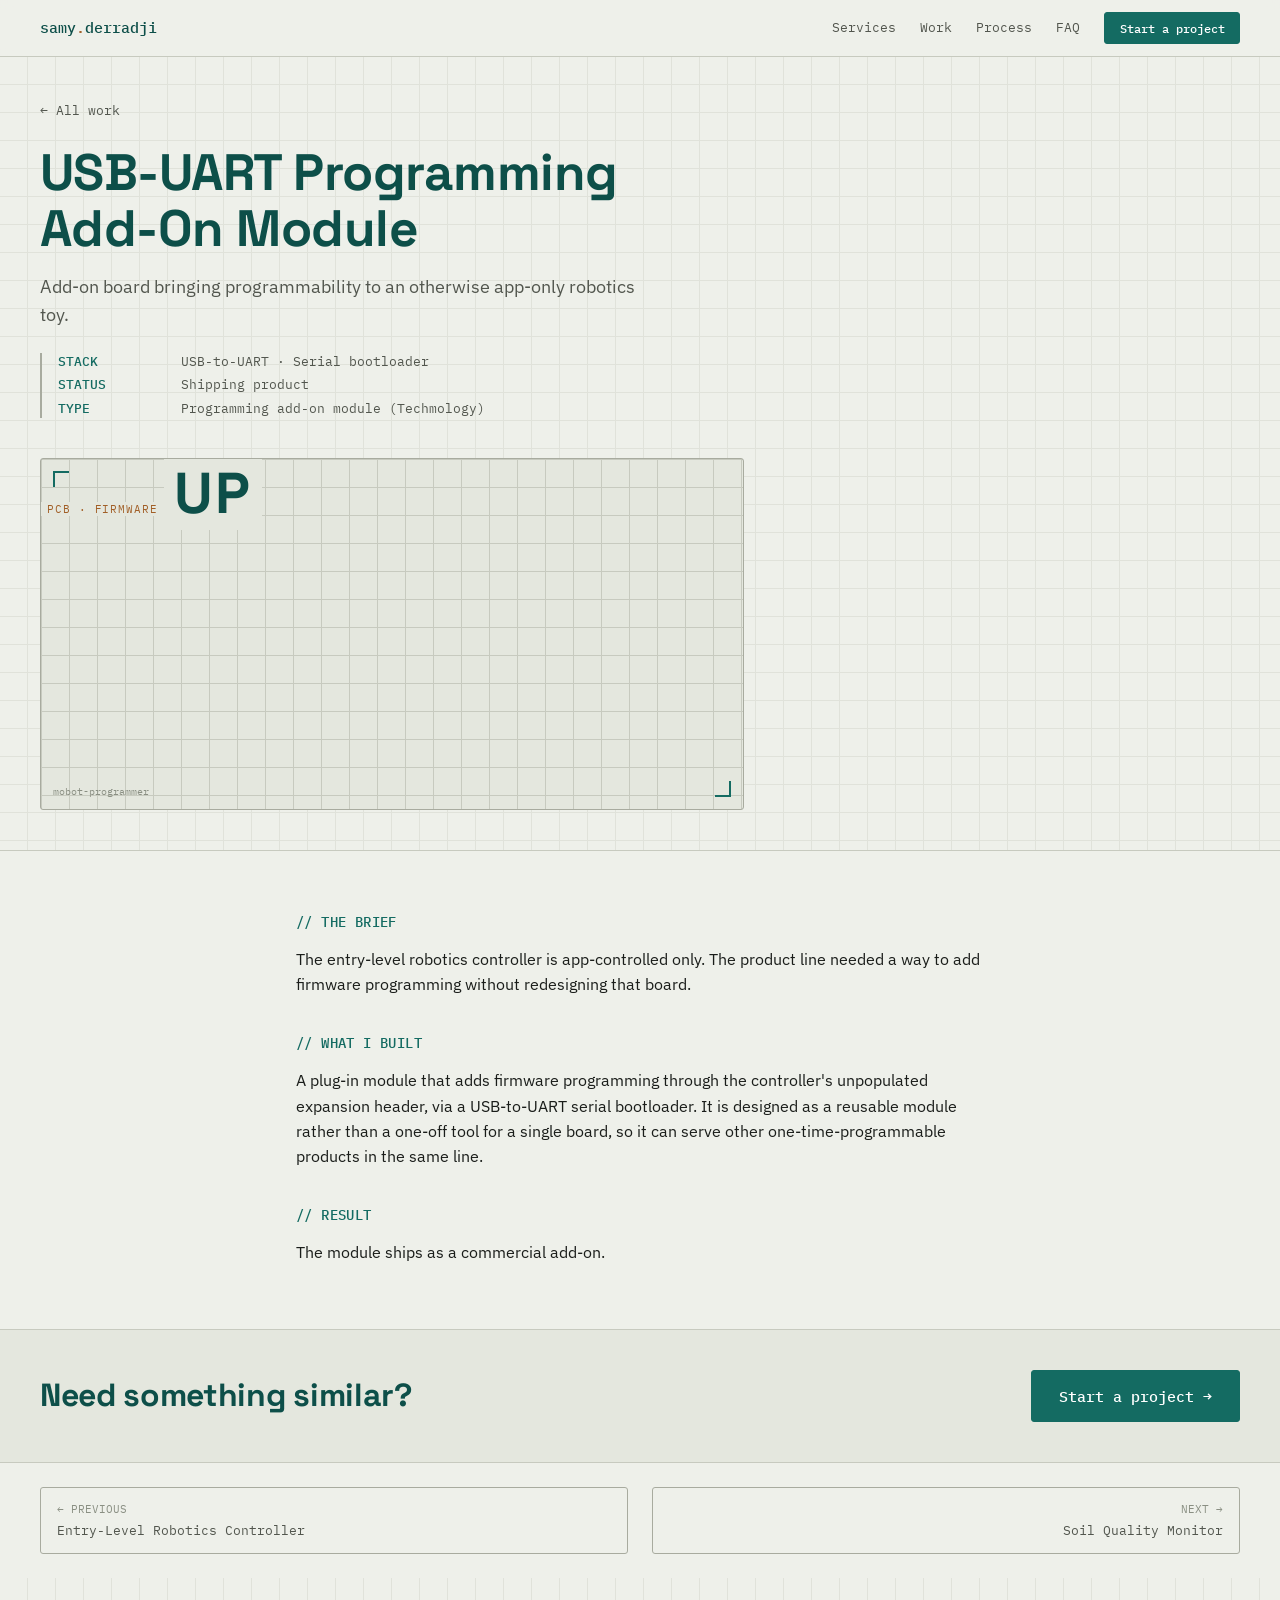
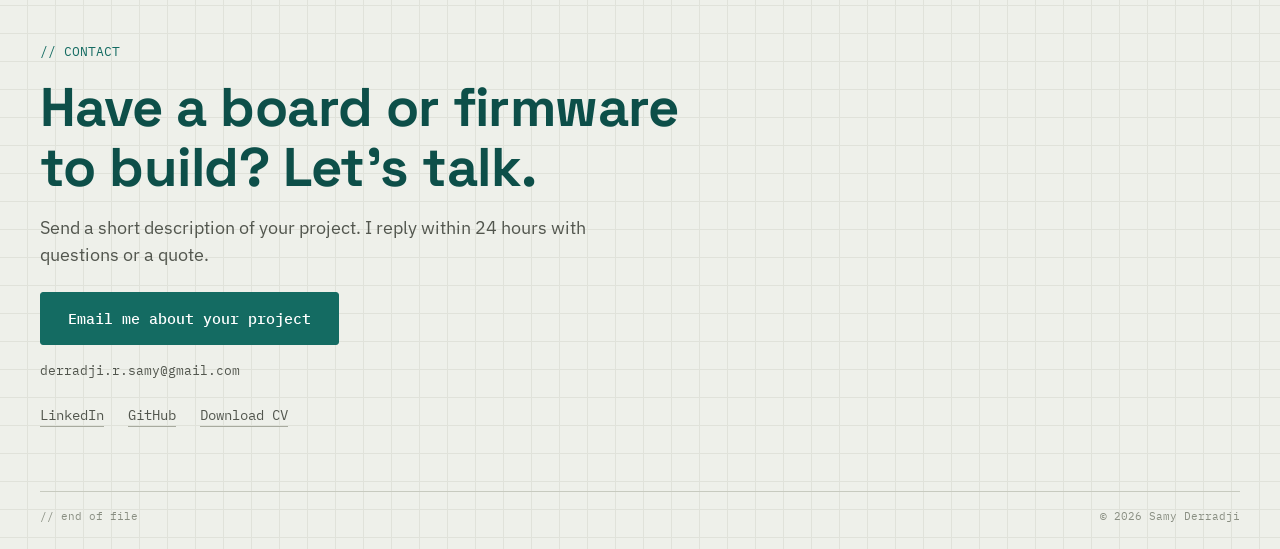
<file: projects/mobot-programmer.html>
<!doctype html>
<html lang="en">
<head>
<meta charset="utf-8">
<meta name="viewport" content="width=device-width, initial-scale=1">
<title>USB-UART Programming Add-On Module | Samy Derradji</title>
<meta name="description" content="Plug-in USB-to-UART module adding firmware programming to an app-only robotics controller.">
<link rel="canonical" href="https://dersamy.github.io/projects/mobot-programmer.html">
<meta name="theme-color" content="#eef0ea">
<meta property="og:type" content="website">
<meta property="og:site_name" content="Samy Derradji">
<meta property="og:title" content="USB-UART Programming Add-On Module | Samy Derradji">
<meta property="og:description" content="Plug-in USB-to-UART module adding firmware programming to an app-only robotics controller.">
<meta property="og:url" content="https://dersamy.github.io/projects/mobot-programmer.html">
<meta property="og:image" content="https://dersamy.github.io/images/qosoc/hero.jpg">
<meta name="twitter:card" content="summary_large_image">
<meta name="twitter:title" content="USB-UART Programming Add-On Module | Samy Derradji">
<meta name="twitter:description" content="Plug-in USB-to-UART module adding firmware programming to an app-only robotics controller.">
<meta name="twitter:image" content="https://dersamy.github.io/images/qosoc/hero.jpg">
<link rel="icon" href="../favicon.svg">
<link rel="preconnect" href="https://fonts.googleapis.com">
<link rel="preconnect" href="https://fonts.gstatic.com" crossorigin>
<link href="https://fonts.googleapis.com/css2?family=Space+Grotesk:wght@400;500;600;700&family=IBM+Plex+Sans:wght@400;500;600&family=IBM+Plex+Mono:wght@400;500&display=swap" rel="stylesheet">
<link rel="stylesheet" href="../assets/css/style.css">
</head>
<body>
<a class="skip" href="#main">Skip to content</a>
<header class="site-nav">
<div class="container nav-inner">
<a class="wordmark" href="../index.html" aria-label="Samy Derradji, home">samy<span>.</span>derradji</a>
<button class="nav-toggle" type="button" aria-expanded="false" aria-controls="nav-links">Menu</button>
<nav class="nav-links" id="nav-links" aria-label="Main">
<a href="../index.html#services">Services</a>
<a href="../index.html#work">Work</a>
<a href="../index.html#process">Process</a>
<a href="../index.html#faq">FAQ</a>
<a class="btn btn-primary btn-sm" href="../index.html#contact">Start a project</a>
</nav>
</div>
</header>
<main id="main">
<header class="detail-header grid-texture">
<div class="container">
<a class="back" href="../index.html#work">&larr; All work</a>
<h1>USB-UART Programming Add-On Module</h1>
<p class="tagline">Add-on board bringing programmability to an otherwise app-only robotics toy.</p>
<dl class="spec "><div class="row"><dt>STACK</dt><dd>USB-to-UART · Serial bootloader</dd></div><div class="row"><dt>STATUS</dt><dd>Shipping product</dd></div><div class="row"><dt>TYPE</dt><dd>Programming add-on module (Techmology)</dd></div></dl>
<div class="hero-image"><div class="ph" role="img" aria-label="Blueprint placeholder for mobot-programmer"><span class="ph-cat">PCB · Firmware</span><span class="ph-init">UP</span><span class="ph-ref">mobot-programmer</span></div></div>
</div>
</header>
<div class="container body">
<section><h2>// The brief</h2><p>The entry-level robotics controller is app-controlled only. The product line needed a way to add firmware programming without redesigning that board.</p></section>
<section><h2>// What I built</h2><p>A plug-in module that adds firmware programming through the controller's unpopulated expansion header, via a USB-to-UART serial bootloader. It is designed as a reusable module rather than a one-off tool for a single board, so it can serve other one-time-programmable products in the same line.</p></section>
<section><h2>// Result</h2><p>The module ships as a commercial add-on.</p></section>
</div>
<section class="cs-cta"><div class="container"><h2>Need something similar?</h2><a class="btn btn-primary btn-lg" href="../index.html#contact">Start a project &rarr;</a></div></section>
<div class="container"><nav class="pn" aria-label="More projects">
<a class="prev" href="mobot-robotics-mini.html" rel="prev"><small>&larr; PREVIOUS</small>Entry-Level Robotics Controller</a><a class="next" href="soil-quality-monitor.html" rel="next"><small>NEXT &rarr;</small>Soil Quality Monitor</a>
</nav></div>
</main>
<section class="contact grid-texture" id="contact" aria-labelledby="contact-h">
<div class="container">
<div class="label">// CONTACT</div>
<h2 id="contact-h">Have a board or firmware to build? Let's talk.</h2>
<p class="lead">Send a short description of your project. I reply within 24 hours with questions or a quote.</p>
<div class="cta-row"><a class="btn btn-primary btn-lg" href="mailto:derradji.r.samy@gmail.com?subject=Project%20inquiry&body=Project%3A%0A%0AWhat%20it%20should%20do%3A%0A%0AQuantity%3A%0A%0ADeadline%3A%0A%0ABudget%20range%3A%0A">Email me about your project</a></div>
<p class="email-line">derradji.r.samy@gmail.com</p>
<div class="contact-links">
<!-- SAMY: paste your Fiverr profile URL into href and delete the hidden attribute -->
<a data-placeholder href="#" hidden>Fiverr</a>
<!-- SAMY: paste your Upwork profile URL into href and delete the hidden attribute -->
<a data-placeholder href="#" hidden>Upwork</a>
<a href="https://www.linkedin.com/in/samyder/" rel="noopener">LinkedIn</a>
<a href="https://github.com/dersamy" rel="noopener">GitHub</a>
<a href="../cv.pdf">Download CV</a>
</div>
<div class="eof"><span>// end of file</span><span>&copy; 2026 Samy Derradji</span></div>
</div>
</section>
<script src="../assets/js/main.js"></script>
</body>
</html>
</file>
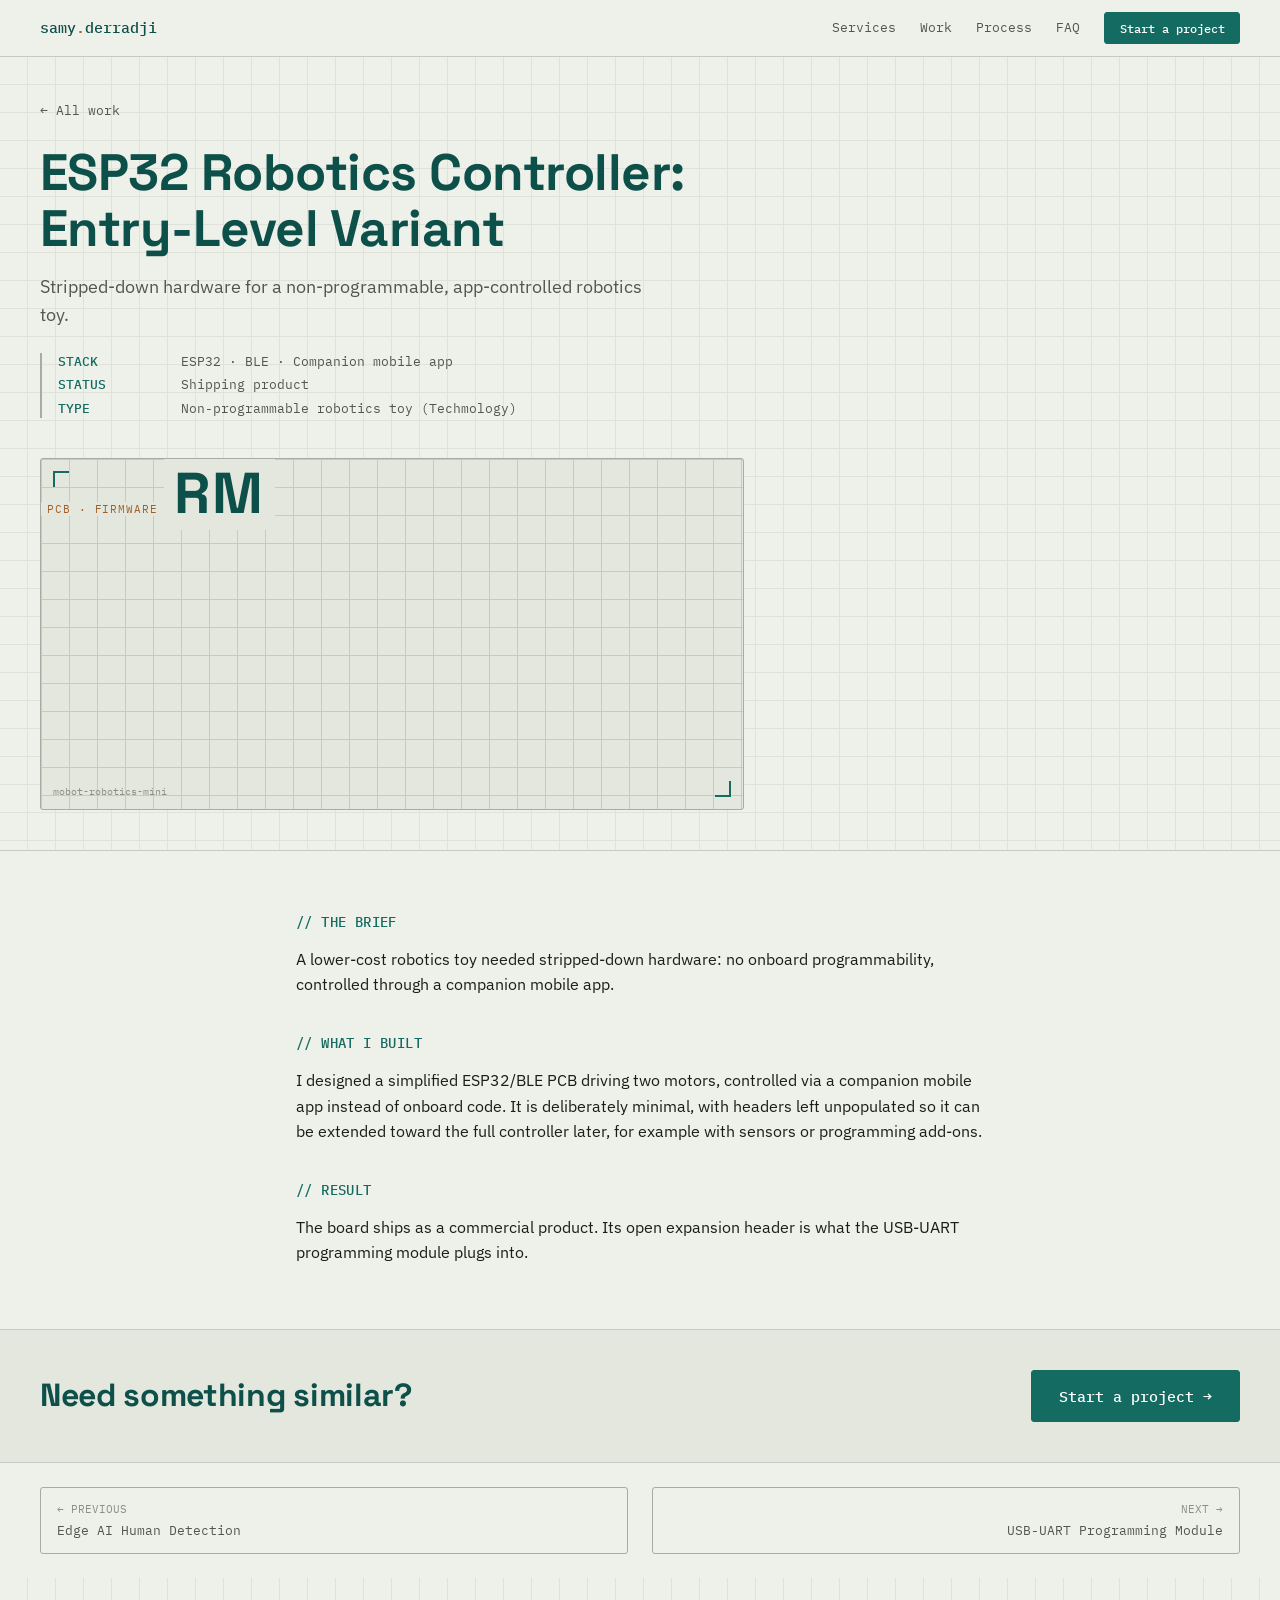
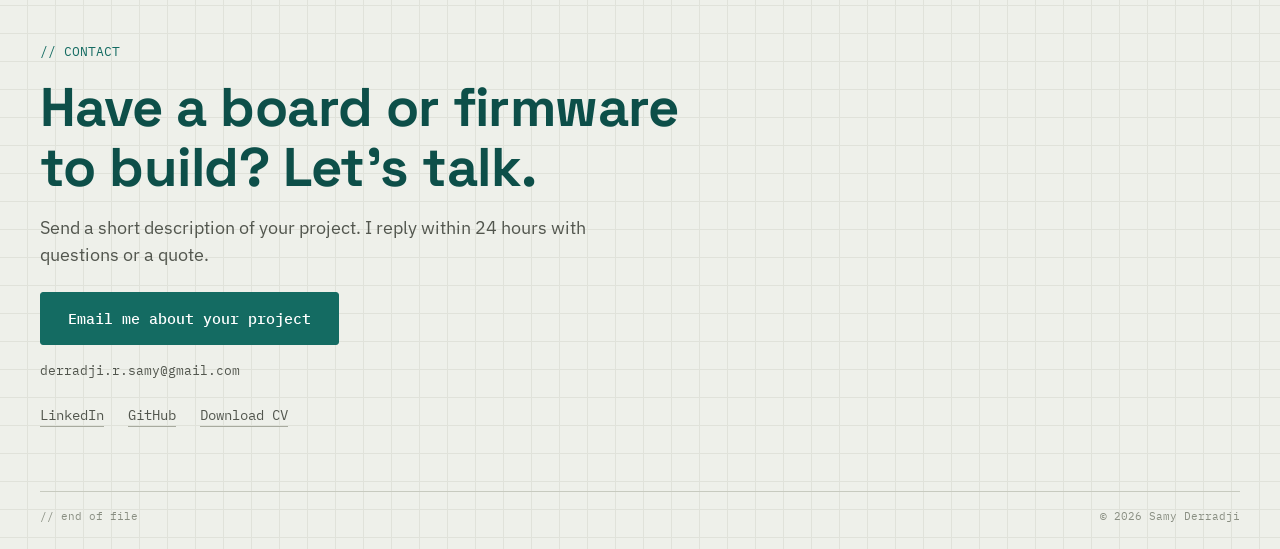
<file: projects/mobot-robotics-mini.html>
<!doctype html>
<html lang="en">
<head>
<meta charset="utf-8">
<meta name="viewport" content="width=device-width, initial-scale=1">
<title>ESP32 Robotics Controller: Entry-Level Variant | Samy Derradji</title>
<meta name="description" content="Simplified ESP32/BLE board for an app-controlled robotics toy, with headers left open for future add-ons.">
<link rel="canonical" href="https://dersamy.github.io/projects/mobot-robotics-mini.html">
<meta name="theme-color" content="#eef0ea">
<meta property="og:type" content="website">
<meta property="og:site_name" content="Samy Derradji">
<meta property="og:title" content="ESP32 Robotics Controller: Entry-Level Variant | Samy Derradji">
<meta property="og:description" content="Simplified ESP32/BLE board for an app-controlled robotics toy, with headers left open for future add-ons.">
<meta property="og:url" content="https://dersamy.github.io/projects/mobot-robotics-mini.html">
<meta property="og:image" content="https://dersamy.github.io/images/qosoc/hero.jpg">
<meta name="twitter:card" content="summary_large_image">
<meta name="twitter:title" content="ESP32 Robotics Controller: Entry-Level Variant | Samy Derradji">
<meta name="twitter:description" content="Simplified ESP32/BLE board for an app-controlled robotics toy, with headers left open for future add-ons.">
<meta name="twitter:image" content="https://dersamy.github.io/images/qosoc/hero.jpg">
<link rel="icon" href="../favicon.svg">
<link rel="preconnect" href="https://fonts.googleapis.com">
<link rel="preconnect" href="https://fonts.gstatic.com" crossorigin>
<link href="https://fonts.googleapis.com/css2?family=Space+Grotesk:wght@400;500;600;700&family=IBM+Plex+Sans:wght@400;500;600&family=IBM+Plex+Mono:wght@400;500&display=swap" rel="stylesheet">
<link rel="stylesheet" href="../assets/css/style.css">
</head>
<body>
<a class="skip" href="#main">Skip to content</a>
<header class="site-nav">
<div class="container nav-inner">
<a class="wordmark" href="../index.html" aria-label="Samy Derradji, home">samy<span>.</span>derradji</a>
<button class="nav-toggle" type="button" aria-expanded="false" aria-controls="nav-links">Menu</button>
<nav class="nav-links" id="nav-links" aria-label="Main">
<a href="../index.html#services">Services</a>
<a href="../index.html#work">Work</a>
<a href="../index.html#process">Process</a>
<a href="../index.html#faq">FAQ</a>
<a class="btn btn-primary btn-sm" href="../index.html#contact">Start a project</a>
</nav>
</div>
</header>
<main id="main">
<header class="detail-header grid-texture">
<div class="container">
<a class="back" href="../index.html#work">&larr; All work</a>
<h1>ESP32 Robotics Controller: Entry-Level Variant</h1>
<p class="tagline">Stripped-down hardware for a non-programmable, app-controlled robotics toy.</p>
<dl class="spec "><div class="row"><dt>STACK</dt><dd>ESP32 · BLE · Companion mobile app</dd></div><div class="row"><dt>STATUS</dt><dd>Shipping product</dd></div><div class="row"><dt>TYPE</dt><dd>Non-programmable robotics toy (Techmology)</dd></div></dl>
<div class="hero-image"><div class="ph" role="img" aria-label="Blueprint placeholder for mobot-robotics-mini"><span class="ph-cat">PCB · Firmware</span><span class="ph-init">RM</span><span class="ph-ref">mobot-robotics-mini</span></div></div>
</div>
</header>
<div class="container body">
<section><h2>// The brief</h2><p>A lower-cost robotics toy needed stripped-down hardware: no onboard programmability, controlled through a companion mobile app.</p></section>
<section><h2>// What I built</h2><p>I designed a simplified ESP32/BLE PCB driving two motors, controlled via a companion mobile app instead of onboard code. It is deliberately minimal, with headers left unpopulated so it can be extended toward the full controller later, for example with sensors or programming add-ons.</p></section>
<section><h2>// Result</h2><p>The board ships as a commercial product. Its open expansion header is what the USB-UART programming module plugs into.</p></section>
</div>
<section class="cs-cta"><div class="container"><h2>Need something similar?</h2><a class="btn btn-primary btn-lg" href="../index.html#contact">Start a project &rarr;</a></div></section>
<div class="container"><nav class="pn" aria-label="More projects">
<a class="prev" href="pfe-edge-ai-queue.html" rel="prev"><small>&larr; PREVIOUS</small>Edge AI Human Detection</a><a class="next" href="mobot-programmer.html" rel="next"><small>NEXT &rarr;</small>USB-UART Programming Module</a>
</nav></div>
</main>
<section class="contact grid-texture" id="contact" aria-labelledby="contact-h">
<div class="container">
<div class="label">// CONTACT</div>
<h2 id="contact-h">Have a board or firmware to build? Let's talk.</h2>
<p class="lead">Send a short description of your project. I reply within 24 hours with questions or a quote.</p>
<div class="cta-row"><a class="btn btn-primary btn-lg" href="mailto:derradji.r.samy@gmail.com?subject=Project%20inquiry&body=Project%3A%0A%0AWhat%20it%20should%20do%3A%0A%0AQuantity%3A%0A%0ADeadline%3A%0A%0ABudget%20range%3A%0A">Email me about your project</a></div>
<p class="email-line">derradji.r.samy@gmail.com</p>
<div class="contact-links">
<!-- SAMY: paste your Fiverr profile URL into href and delete the hidden attribute -->
<a data-placeholder href="#" hidden>Fiverr</a>
<!-- SAMY: paste your Upwork profile URL into href and delete the hidden attribute -->
<a data-placeholder href="#" hidden>Upwork</a>
<a href="https://www.linkedin.com/in/samyder/" rel="noopener">LinkedIn</a>
<a href="https://github.com/dersamy" rel="noopener">GitHub</a>
<a href="../cv.pdf">Download CV</a>
</div>
<div class="eof"><span>// end of file</span><span>&copy; 2026 Samy Derradji</span></div>
</div>
</section>
<script src="../assets/js/main.js"></script>
</body>
</html>
</file>
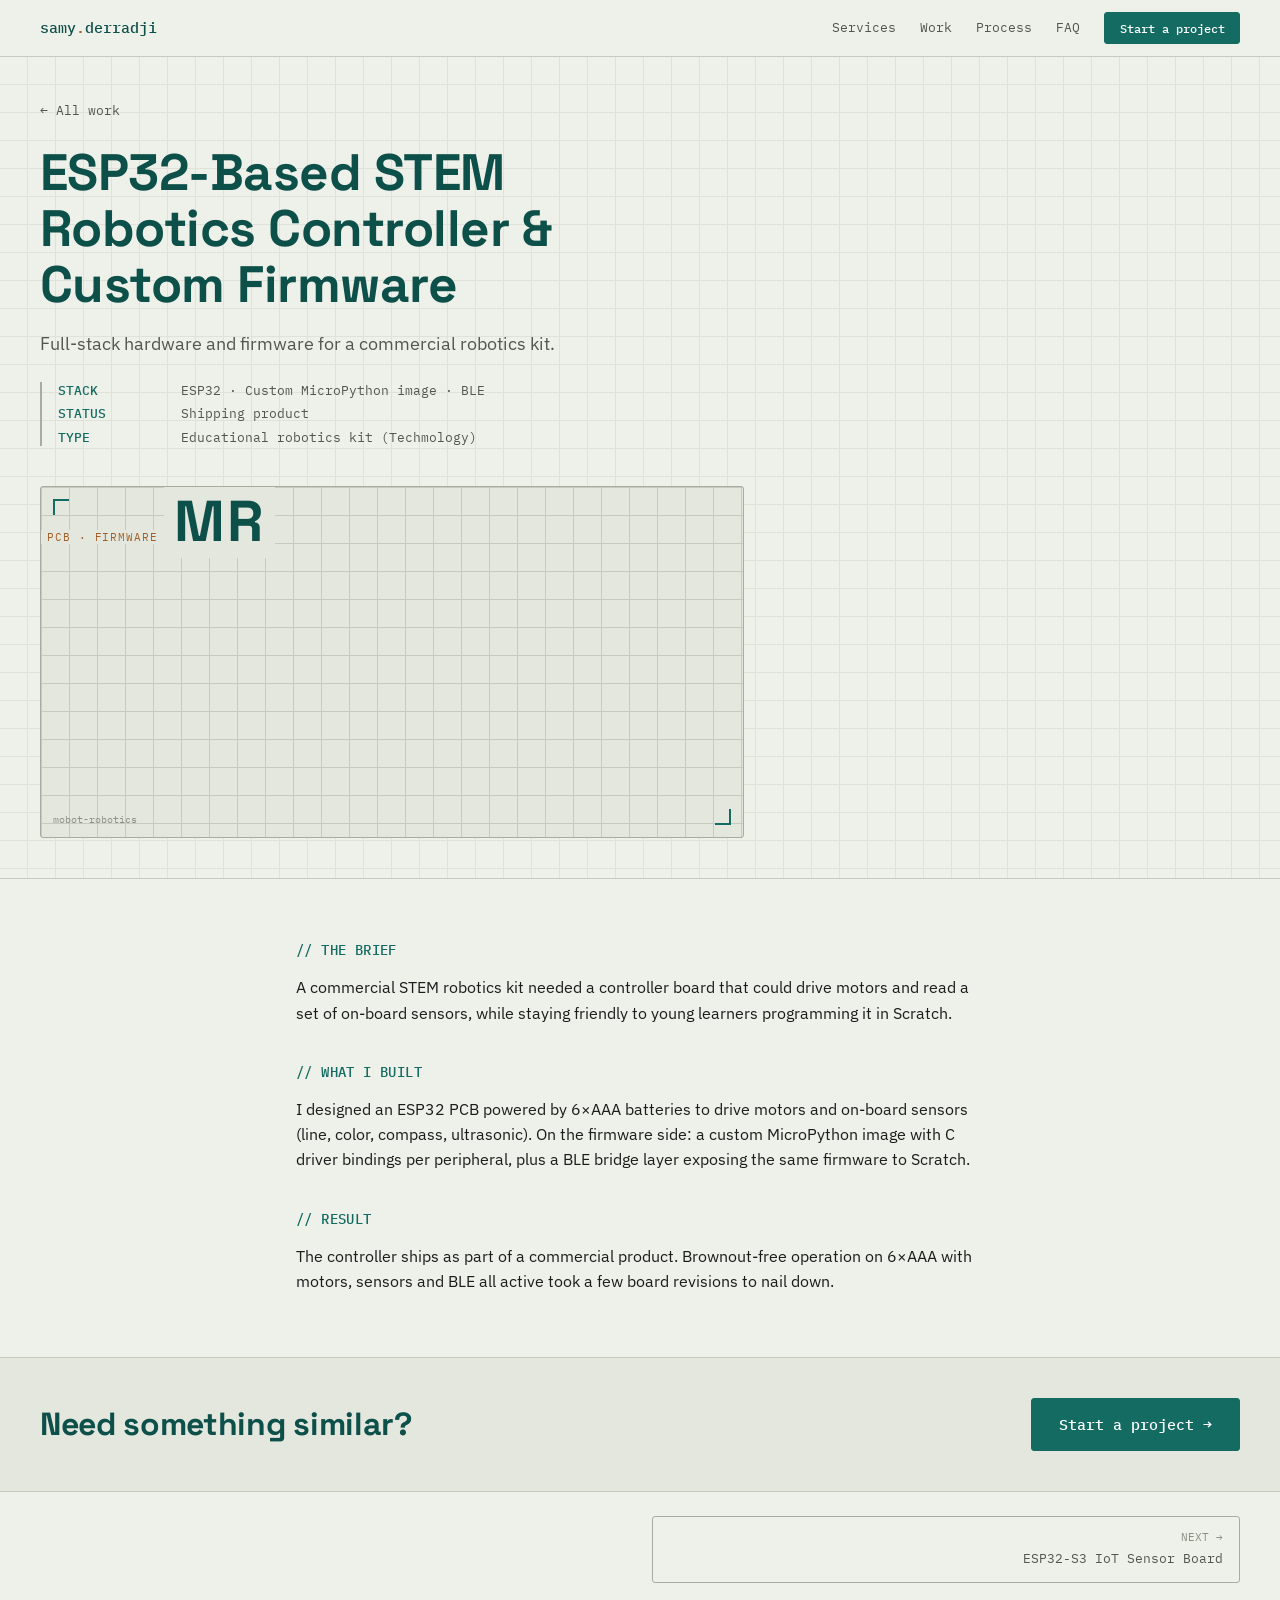
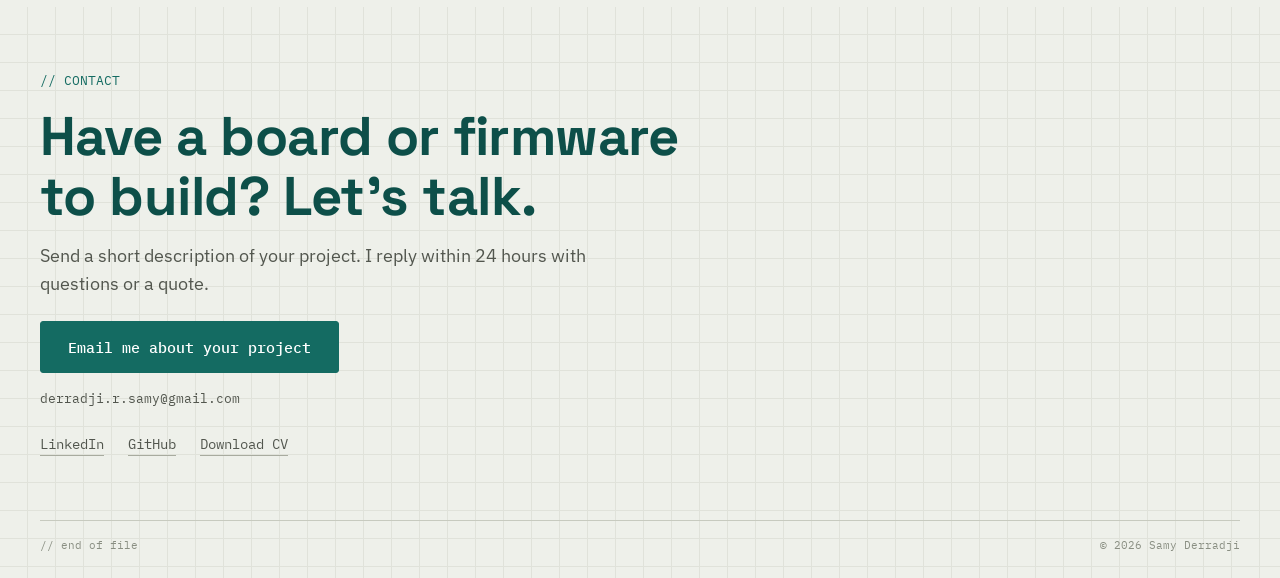
<file: projects/mobot-robotics.html>
<!doctype html>
<html lang="en">
<head>
<meta charset="utf-8">
<meta name="viewport" content="width=device-width, initial-scale=1">
<title>ESP32-Based STEM Robotics Controller &amp; Custom Firmware | Samy Derradji</title>
<meta name="description" content="Commercial ESP32 robotics kit: custom controller PCB, MicroPython firmware with C drivers and a BLE bridge for Scratch.">
<link rel="canonical" href="https://dersamy.github.io/projects/mobot-robotics.html">
<meta name="theme-color" content="#eef0ea">
<meta property="og:type" content="website">
<meta property="og:site_name" content="Samy Derradji">
<meta property="og:title" content="ESP32-Based STEM Robotics Controller &amp; Custom Firmware | Samy Derradji">
<meta property="og:description" content="Commercial ESP32 robotics kit: custom controller PCB, MicroPython firmware with C drivers and a BLE bridge for Scratch.">
<meta property="og:url" content="https://dersamy.github.io/projects/mobot-robotics.html">
<meta property="og:image" content="https://dersamy.github.io/images/qosoc/hero.jpg">
<meta name="twitter:card" content="summary_large_image">
<meta name="twitter:title" content="ESP32-Based STEM Robotics Controller &amp; Custom Firmware | Samy Derradji">
<meta name="twitter:description" content="Commercial ESP32 robotics kit: custom controller PCB, MicroPython firmware with C drivers and a BLE bridge for Scratch.">
<meta name="twitter:image" content="https://dersamy.github.io/images/qosoc/hero.jpg">
<link rel="icon" href="../favicon.svg">
<link rel="preconnect" href="https://fonts.googleapis.com">
<link rel="preconnect" href="https://fonts.gstatic.com" crossorigin>
<link href="https://fonts.googleapis.com/css2?family=Space+Grotesk:wght@400;500;600;700&family=IBM+Plex+Sans:wght@400;500;600&family=IBM+Plex+Mono:wght@400;500&display=swap" rel="stylesheet">
<link rel="stylesheet" href="../assets/css/style.css">
</head>
<body>
<a class="skip" href="#main">Skip to content</a>
<header class="site-nav">
<div class="container nav-inner">
<a class="wordmark" href="../index.html" aria-label="Samy Derradji, home">samy<span>.</span>derradji</a>
<button class="nav-toggle" type="button" aria-expanded="false" aria-controls="nav-links">Menu</button>
<nav class="nav-links" id="nav-links" aria-label="Main">
<a href="../index.html#services">Services</a>
<a href="../index.html#work">Work</a>
<a href="../index.html#process">Process</a>
<a href="../index.html#faq">FAQ</a>
<a class="btn btn-primary btn-sm" href="../index.html#contact">Start a project</a>
</nav>
</div>
</header>
<main id="main">
<header class="detail-header grid-texture">
<div class="container">
<a class="back" href="../index.html#work">&larr; All work</a>
<h1>ESP32-Based STEM Robotics Controller &amp; Custom Firmware</h1>
<p class="tagline">Full-stack hardware and firmware for a commercial robotics kit.</p>
<dl class="spec "><div class="row"><dt>STACK</dt><dd>ESP32 · Custom MicroPython image · BLE</dd></div><div class="row"><dt>STATUS</dt><dd>Shipping product</dd></div><div class="row"><dt>TYPE</dt><dd>Educational robotics kit (Techmology)</dd></div></dl>
<div class="hero-image"><div class="ph" role="img" aria-label="Blueprint placeholder for mobot-robotics"><span class="ph-cat">PCB · Firmware</span><span class="ph-init">MR</span><span class="ph-ref">mobot-robotics</span></div></div>
</div>
</header>
<div class="container body">
<section><h2>// The brief</h2><p>A commercial STEM robotics kit needed a controller board that could drive motors and read a set of on-board sensors, while staying friendly to young learners programming it in Scratch.</p></section>
<section><h2>// What I built</h2><p>I designed an ESP32 PCB powered by 6×AAA batteries to drive motors and on-board sensors (line, color, compass, ultrasonic). On the firmware side: a custom MicroPython image with C driver bindings per peripheral, plus a BLE bridge layer exposing the same firmware to Scratch.</p></section>
<section><h2>// Result</h2><p>The controller ships as part of a commercial product. Brownout-free operation on 6×AAA with motors, sensors and BLE all active took a few board revisions to nail down.</p></section>
</div>
<section class="cs-cta"><div class="container"><h2>Need something similar?</h2><a class="btn btn-primary btn-lg" href="../index.html#contact">Start a project &rarr;</a></div></section>
<div class="container"><nav class="pn" aria-label="More projects">
<span></span><a class="next" href="mobot-iot.html" rel="next"><small>NEXT &rarr;</small>ESP32-S3 IoT Sensor Board</a>
</nav></div>
</main>
<section class="contact grid-texture" id="contact" aria-labelledby="contact-h">
<div class="container">
<div class="label">// CONTACT</div>
<h2 id="contact-h">Have a board or firmware to build? Let's talk.</h2>
<p class="lead">Send a short description of your project. I reply within 24 hours with questions or a quote.</p>
<div class="cta-row"><a class="btn btn-primary btn-lg" href="mailto:derradji.r.samy@gmail.com?subject=Project%20inquiry&body=Project%3A%0A%0AWhat%20it%20should%20do%3A%0A%0AQuantity%3A%0A%0ADeadline%3A%0A%0ABudget%20range%3A%0A">Email me about your project</a></div>
<p class="email-line">derradji.r.samy@gmail.com</p>
<div class="contact-links">
<!-- SAMY: paste your Fiverr profile URL into href and delete the hidden attribute -->
<a data-placeholder href="#" hidden>Fiverr</a>
<!-- SAMY: paste your Upwork profile URL into href and delete the hidden attribute -->
<a data-placeholder href="#" hidden>Upwork</a>
<a href="https://www.linkedin.com/in/samyder/" rel="noopener">LinkedIn</a>
<a href="https://github.com/dersamy" rel="noopener">GitHub</a>
<a href="../cv.pdf">Download CV</a>
</div>
<div class="eof"><span>// end of file</span><span>&copy; 2026 Samy Derradji</span></div>
</div>
</section>
<script src="../assets/js/main.js"></script>
</body>
</html>
</file>
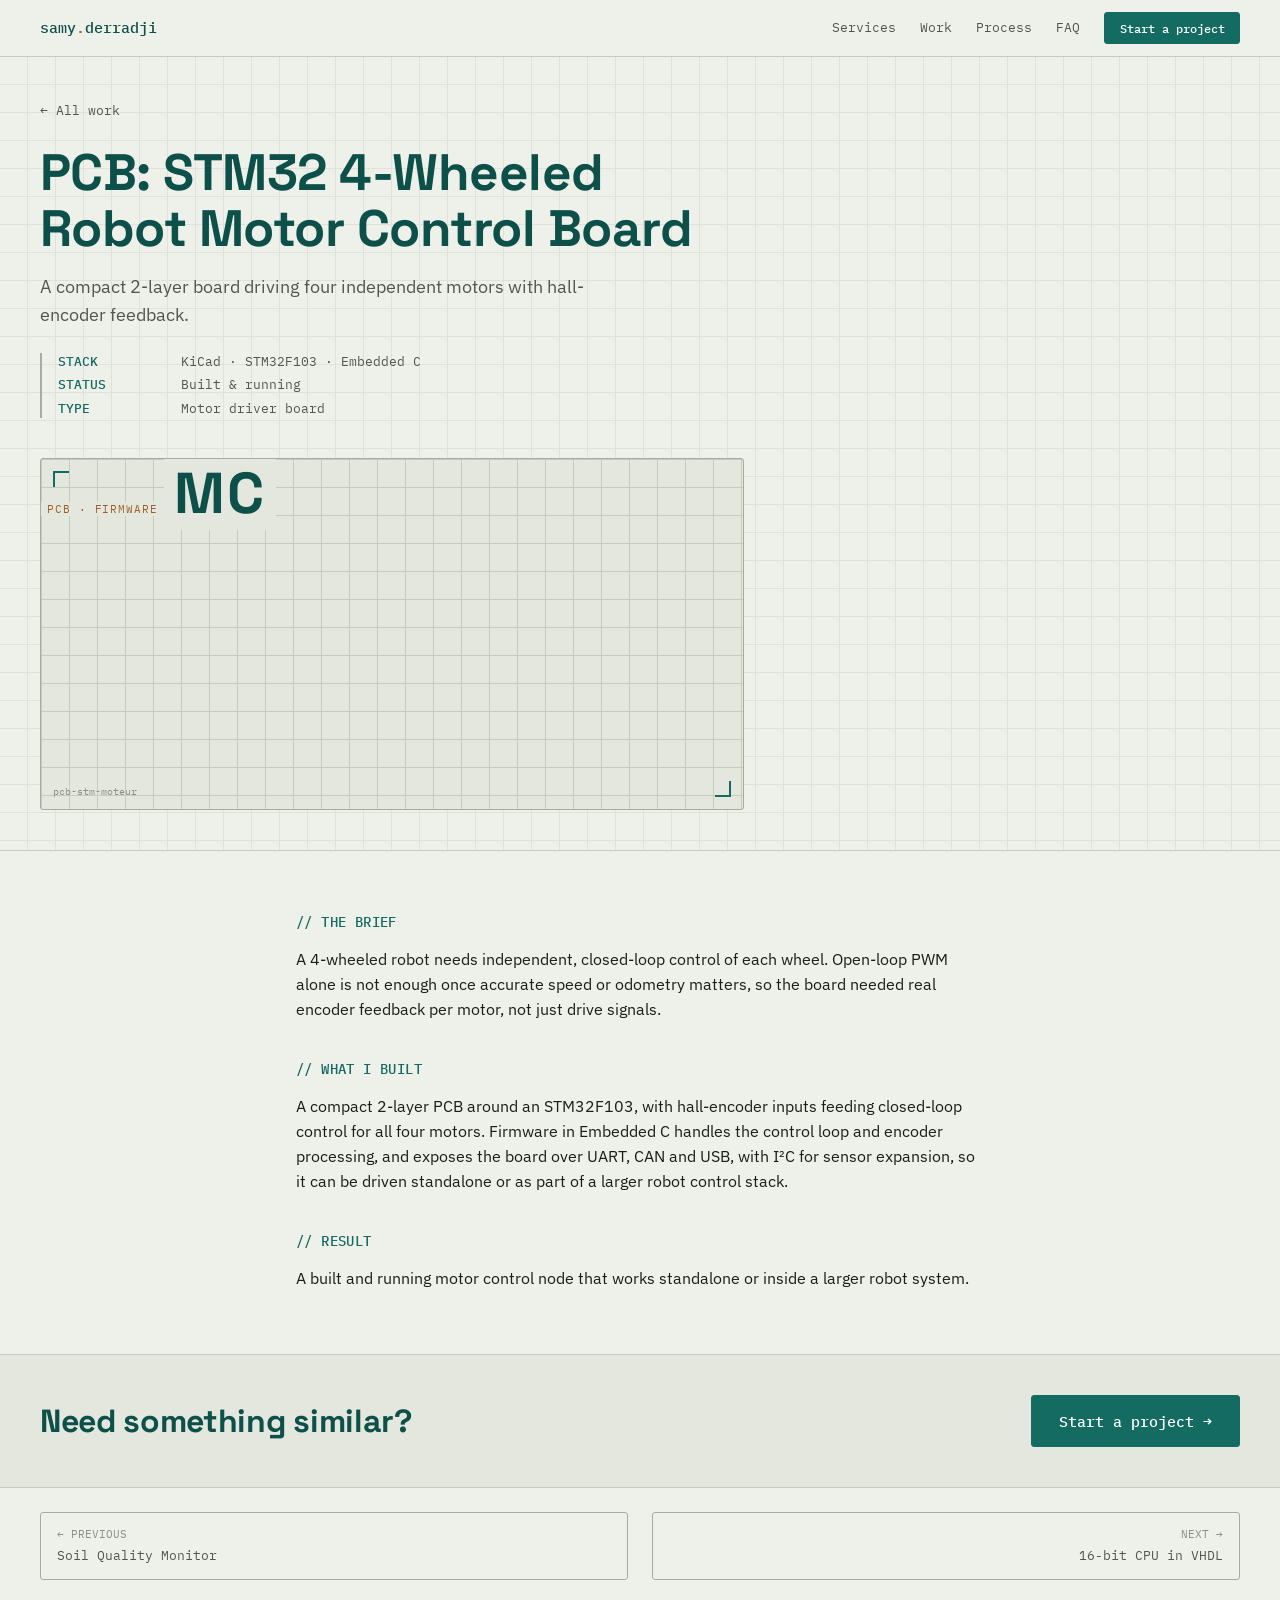
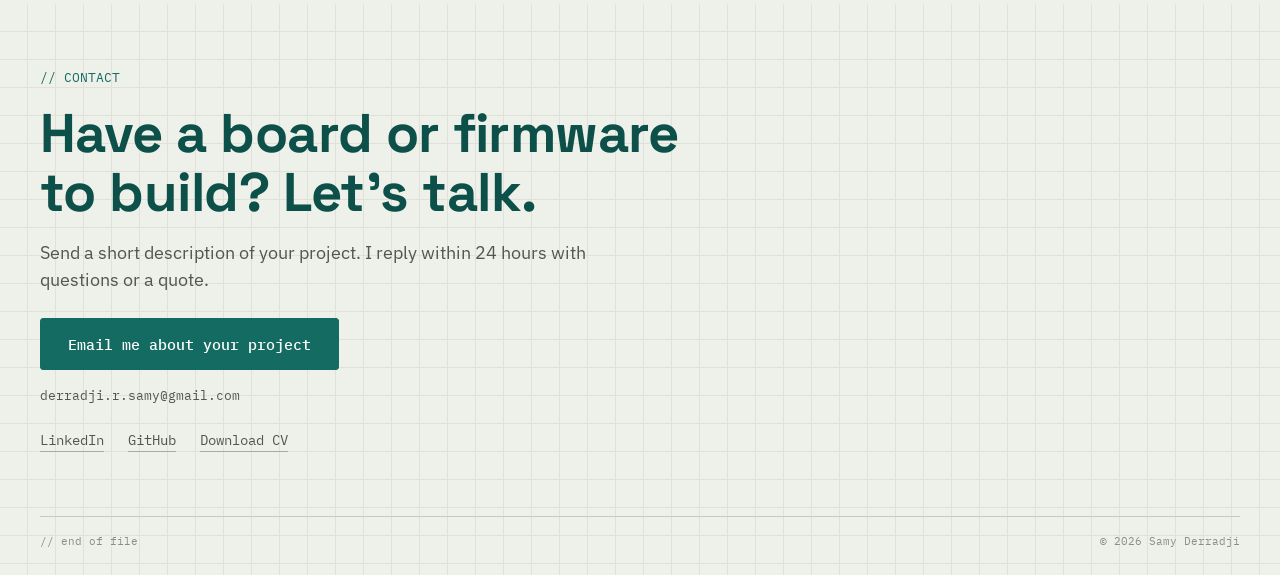
<file: projects/pcb-stm-moteur.html>
<!doctype html>
<html lang="en">
<head>
<meta charset="utf-8">
<meta name="viewport" content="width=device-width, initial-scale=1">
<title>PCB: STM32 4-Wheeled Robot Motor Control Board | Samy Derradji</title>
<meta name="description" content="Compact 2-layer STM32F103 board with closed-loop control of four motors, Embedded C firmware, UART/CAN/USB and I²C expansion.">
<link rel="canonical" href="https://dersamy.github.io/projects/pcb-stm-moteur.html">
<meta name="theme-color" content="#eef0ea">
<meta property="og:type" content="website">
<meta property="og:site_name" content="Samy Derradji">
<meta property="og:title" content="PCB: STM32 4-Wheeled Robot Motor Control Board | Samy Derradji">
<meta property="og:description" content="Compact 2-layer STM32F103 board with closed-loop control of four motors, Embedded C firmware, UART/CAN/USB and I²C expansion.">
<meta property="og:url" content="https://dersamy.github.io/projects/pcb-stm-moteur.html">
<meta property="og:image" content="https://dersamy.github.io/images/qosoc/hero.jpg">
<meta name="twitter:card" content="summary_large_image">
<meta name="twitter:title" content="PCB: STM32 4-Wheeled Robot Motor Control Board | Samy Derradji">
<meta name="twitter:description" content="Compact 2-layer STM32F103 board with closed-loop control of four motors, Embedded C firmware, UART/CAN/USB and I²C expansion.">
<meta name="twitter:image" content="https://dersamy.github.io/images/qosoc/hero.jpg">
<link rel="icon" href="../favicon.svg">
<link rel="preconnect" href="https://fonts.googleapis.com">
<link rel="preconnect" href="https://fonts.gstatic.com" crossorigin>
<link href="https://fonts.googleapis.com/css2?family=Space+Grotesk:wght@400;500;600;700&family=IBM+Plex+Sans:wght@400;500;600&family=IBM+Plex+Mono:wght@400;500&display=swap" rel="stylesheet">
<link rel="stylesheet" href="../assets/css/style.css">
</head>
<body>
<a class="skip" href="#main">Skip to content</a>
<header class="site-nav">
<div class="container nav-inner">
<a class="wordmark" href="../index.html" aria-label="Samy Derradji, home">samy<span>.</span>derradji</a>
<button class="nav-toggle" type="button" aria-expanded="false" aria-controls="nav-links">Menu</button>
<nav class="nav-links" id="nav-links" aria-label="Main">
<a href="../index.html#services">Services</a>
<a href="../index.html#work">Work</a>
<a href="../index.html#process">Process</a>
<a href="../index.html#faq">FAQ</a>
<a class="btn btn-primary btn-sm" href="../index.html#contact">Start a project</a>
</nav>
</div>
</header>
<main id="main">
<header class="detail-header grid-texture">
<div class="container">
<a class="back" href="../index.html#work">&larr; All work</a>
<h1>PCB: STM32 4-Wheeled Robot Motor Control Board</h1>
<p class="tagline">A compact 2-layer board driving four independent motors with hall-encoder feedback.</p>
<dl class="spec "><div class="row"><dt>STACK</dt><dd>KiCad · STM32F103 · Embedded C</dd></div><div class="row"><dt>STATUS</dt><dd>Built &amp; running</dd></div><div class="row"><dt>TYPE</dt><dd>Motor driver board</dd></div></dl>
<div class="hero-image"><div class="ph" role="img" aria-label="Blueprint placeholder for pcb-stm-moteur"><span class="ph-cat">PCB · Firmware</span><span class="ph-init">MC</span><span class="ph-ref">pcb-stm-moteur</span></div></div>
</div>
</header>
<div class="container body">
<section><h2>// The brief</h2><p>A 4-wheeled robot needs independent, closed-loop control of each wheel. Open-loop PWM alone is not enough once accurate speed or odometry matters, so the board needed real encoder feedback per motor, not just drive signals.</p></section>
<section><h2>// What I built</h2><p>A compact 2-layer PCB around an STM32F103, with hall-encoder inputs feeding closed-loop control for all four motors. Firmware in Embedded C handles the control loop and encoder processing, and exposes the board over UART, CAN and USB, with I²C for sensor expansion, so it can be driven standalone or as part of a larger robot control stack.</p></section>
<section><h2>// Result</h2><p>A built and running motor control node that works standalone or inside a larger robot system.</p></section>
</div>
<section class="cs-cta"><div class="container"><h2>Need something similar?</h2><a class="btn btn-primary btn-lg" href="../index.html#contact">Start a project &rarr;</a></div></section>
<div class="container"><nav class="pn" aria-label="More projects">
<a class="prev" href="soil-quality-monitor.html" rel="prev"><small>&larr; PREVIOUS</small>Soil Quality Monitor</a><a class="next" href="cpu-16bit.html" rel="next"><small>NEXT &rarr;</small>16-bit CPU in VHDL</a>
</nav></div>
</main>
<section class="contact grid-texture" id="contact" aria-labelledby="contact-h">
<div class="container">
<div class="label">// CONTACT</div>
<h2 id="contact-h">Have a board or firmware to build? Let's talk.</h2>
<p class="lead">Send a short description of your project. I reply within 24 hours with questions or a quote.</p>
<div class="cta-row"><a class="btn btn-primary btn-lg" href="mailto:derradji.r.samy@gmail.com?subject=Project%20inquiry&body=Project%3A%0A%0AWhat%20it%20should%20do%3A%0A%0AQuantity%3A%0A%0ADeadline%3A%0A%0ABudget%20range%3A%0A">Email me about your project</a></div>
<p class="email-line">derradji.r.samy@gmail.com</p>
<div class="contact-links">
<!-- SAMY: paste your Fiverr profile URL into href and delete the hidden attribute -->
<a data-placeholder href="#" hidden>Fiverr</a>
<!-- SAMY: paste your Upwork profile URL into href and delete the hidden attribute -->
<a data-placeholder href="#" hidden>Upwork</a>
<a href="https://www.linkedin.com/in/samyder/" rel="noopener">LinkedIn</a>
<a href="https://github.com/dersamy" rel="noopener">GitHub</a>
<a href="../cv.pdf">Download CV</a>
</div>
<div class="eof"><span>// end of file</span><span>&copy; 2026 Samy Derradji</span></div>
</div>
</section>
<script src="../assets/js/main.js"></script>
</body>
</html>
</file>
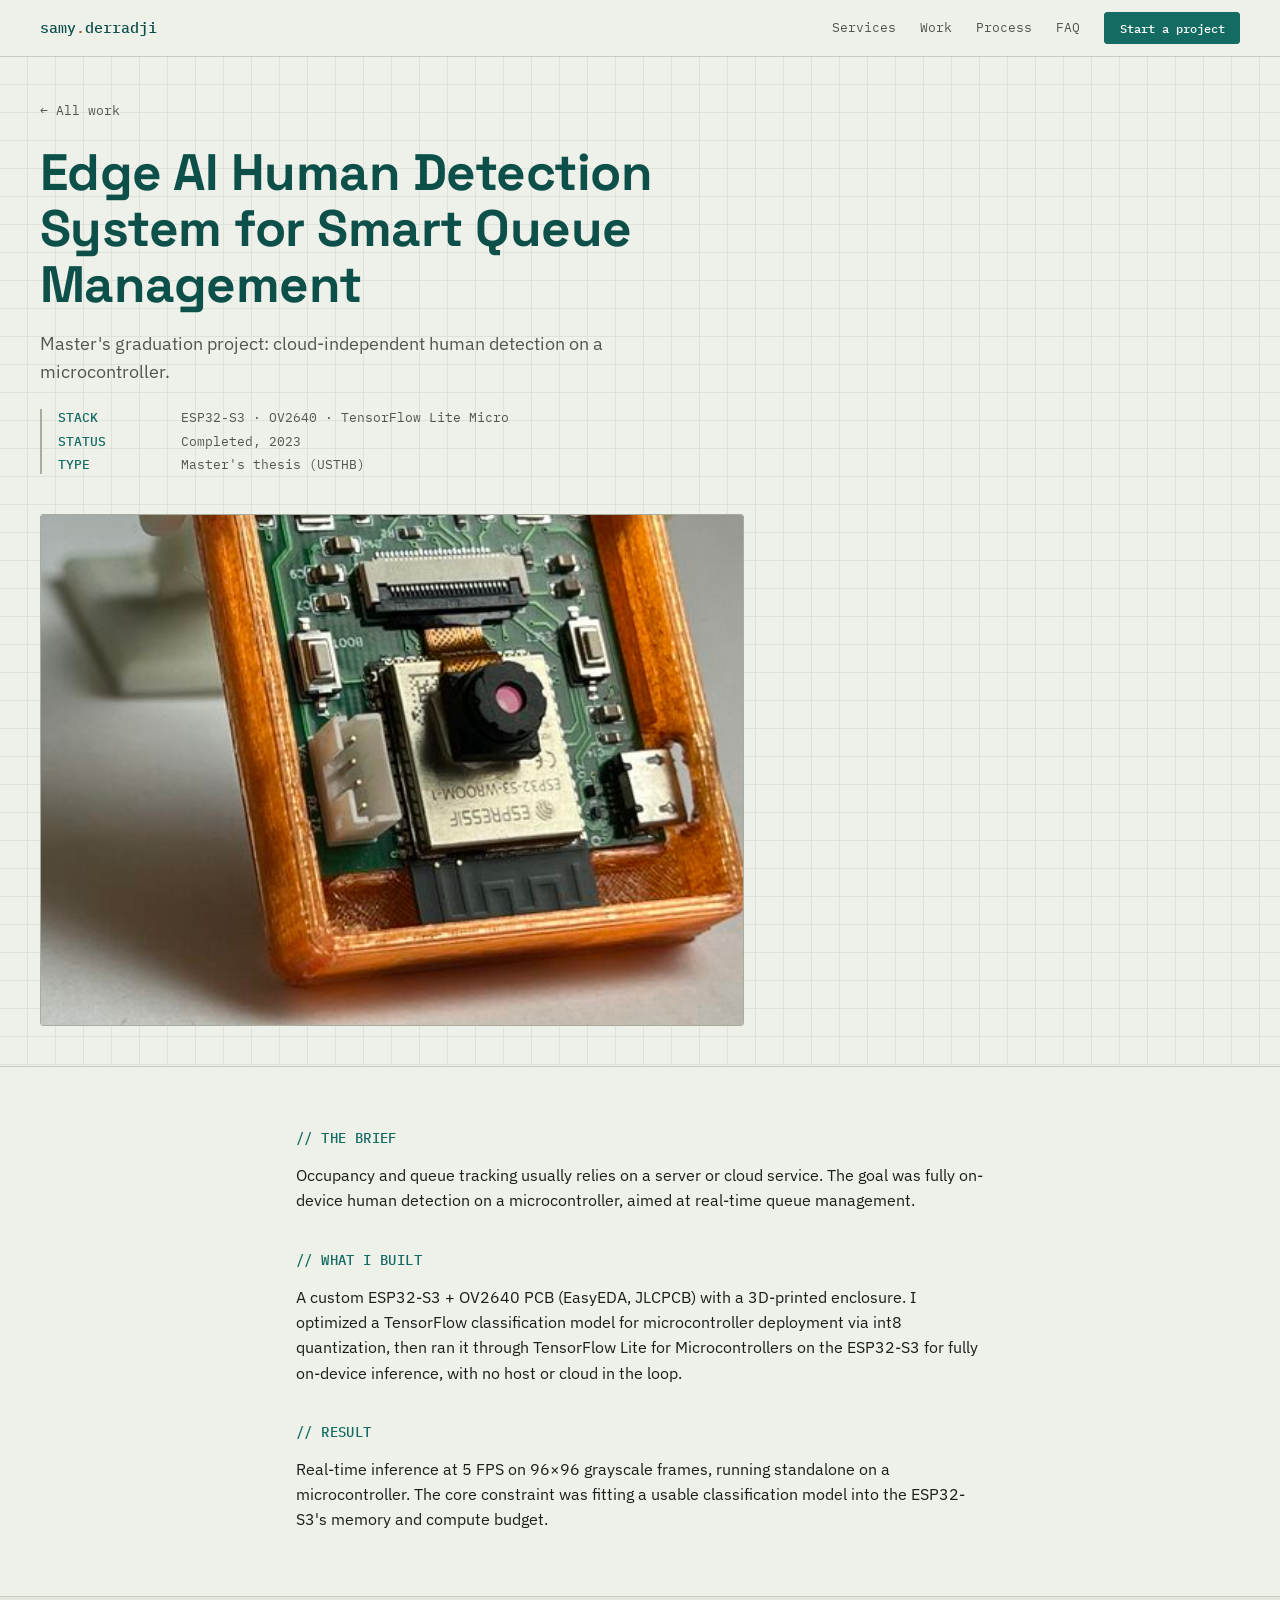
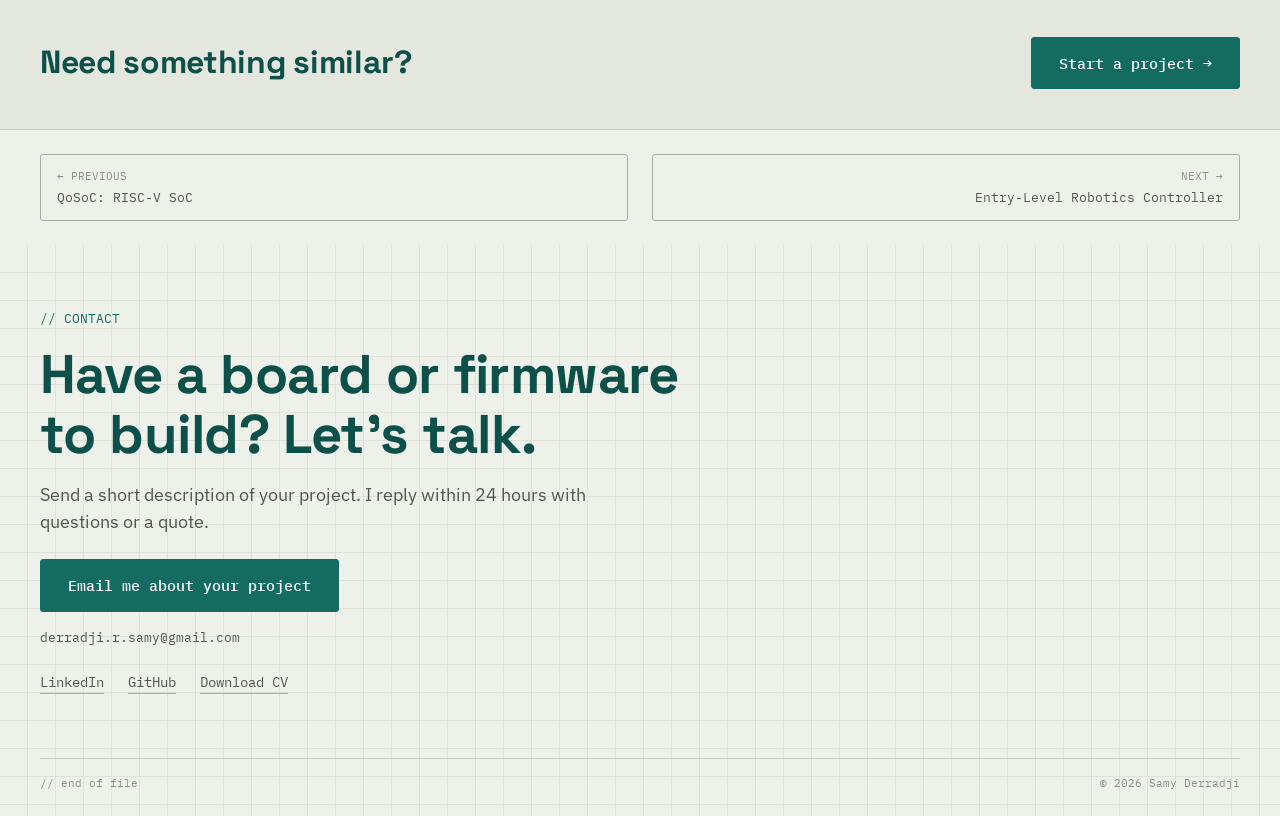
<file: projects/pfe-edge-ai-queue.html>
<!doctype html>
<html lang="en">
<head>
<meta charset="utf-8">
<meta name="viewport" content="width=device-width, initial-scale=1">
<title>Edge AI Human Detection System for Smart Queue Management | Samy Derradji</title>
<meta name="description" content="Custom ESP32-S3 + OV2640 board running a quantized TensorFlow Lite Micro model for on-device human detection at 5 FPS.">
<link rel="canonical" href="https://dersamy.github.io/projects/pfe-edge-ai-queue.html">
<meta name="theme-color" content="#eef0ea">
<meta property="og:type" content="website">
<meta property="og:site_name" content="Samy Derradji">
<meta property="og:title" content="Edge AI Human Detection System for Smart Queue Management | Samy Derradji">
<meta property="og:description" content="Custom ESP32-S3 + OV2640 board running a quantized TensorFlow Lite Micro model for on-device human detection at 5 FPS.">
<meta property="og:url" content="https://dersamy.github.io/projects/pfe-edge-ai-queue.html">
<meta property="og:image" content="https://dersamy.github.io/images/pfe-edge-ai-queue/hero.jpg">
<meta name="twitter:card" content="summary_large_image">
<meta name="twitter:title" content="Edge AI Human Detection System for Smart Queue Management | Samy Derradji">
<meta name="twitter:description" content="Custom ESP32-S3 + OV2640 board running a quantized TensorFlow Lite Micro model for on-device human detection at 5 FPS.">
<meta name="twitter:image" content="https://dersamy.github.io/images/pfe-edge-ai-queue/hero.jpg">
<link rel="icon" href="../favicon.svg">
<link rel="preconnect" href="https://fonts.googleapis.com">
<link rel="preconnect" href="https://fonts.gstatic.com" crossorigin>
<link href="https://fonts.googleapis.com/css2?family=Space+Grotesk:wght@400;500;600;700&family=IBM+Plex+Sans:wght@400;500;600&family=IBM+Plex+Mono:wght@400;500&display=swap" rel="stylesheet">
<link rel="stylesheet" href="../assets/css/style.css">
</head>
<body>
<a class="skip" href="#main">Skip to content</a>
<header class="site-nav">
<div class="container nav-inner">
<a class="wordmark" href="../index.html" aria-label="Samy Derradji, home">samy<span>.</span>derradji</a>
<button class="nav-toggle" type="button" aria-expanded="false" aria-controls="nav-links">Menu</button>
<nav class="nav-links" id="nav-links" aria-label="Main">
<a href="../index.html#services">Services</a>
<a href="../index.html#work">Work</a>
<a href="../index.html#process">Process</a>
<a href="../index.html#faq">FAQ</a>
<a class="btn btn-primary btn-sm" href="../index.html#contact">Start a project</a>
</nav>
</div>
</header>
<main id="main">
<header class="detail-header grid-texture">
<div class="container">
<a class="back" href="../index.html#work">&larr; All work</a>
<h1>Edge AI Human Detection System for Smart Queue Management</h1>
<p class="tagline">Master&#x27;s graduation project: cloud-independent human detection on a microcontroller.</p>
<dl class="spec "><div class="row"><dt>STACK</dt><dd>ESP32-S3 · OV2640 · TensorFlow Lite Micro</dd></div><div class="row"><dt>STATUS</dt><dd>Completed, 2023</dd></div><div class="row"><dt>TYPE</dt><dd>Master&#x27;s thesis (USTHB)</dd></div></dl>
<div class="hero-image"><img src="../images/pfe-edge-ai-queue/hero.jpg" alt="Edge AI Human Detection" width="480" height="640"></div>
</div>
</header>
<div class="container body">
<section><h2>// The brief</h2><p>Occupancy and queue tracking usually relies on a server or cloud service. The goal was fully on-device human detection on a microcontroller, aimed at real-time queue management.</p></section>
<section><h2>// What I built</h2><p>A custom ESP32-S3 + OV2640 PCB (EasyEDA, JLCPCB) with a 3D-printed enclosure. I optimized a TensorFlow classification model for microcontroller deployment via int8 quantization, then ran it through TensorFlow Lite for Microcontrollers on the ESP32-S3 for fully on-device inference, with no host or cloud in the loop.</p></section>
<section><h2>// Result</h2><p>Real-time inference at 5 FPS on 96×96 grayscale frames, running standalone on a microcontroller. The core constraint was fitting a usable classification model into the ESP32-S3's memory and compute budget.</p></section>
</div>
<section class="cs-cta"><div class="container"><h2>Need something similar?</h2><a class="btn btn-primary btn-lg" href="../index.html#contact">Start a project &rarr;</a></div></section>
<div class="container"><nav class="pn" aria-label="More projects">
<a class="prev" href="qosoc.html" rel="prev"><small>&larr; PREVIOUS</small>QoSoC: RISC-V SoC</a><a class="next" href="mobot-robotics-mini.html" rel="next"><small>NEXT &rarr;</small>Entry-Level Robotics Controller</a>
</nav></div>
</main>
<section class="contact grid-texture" id="contact" aria-labelledby="contact-h">
<div class="container">
<div class="label">// CONTACT</div>
<h2 id="contact-h">Have a board or firmware to build? Let's talk.</h2>
<p class="lead">Send a short description of your project. I reply within 24 hours with questions or a quote.</p>
<div class="cta-row"><a class="btn btn-primary btn-lg" href="mailto:derradji.r.samy@gmail.com?subject=Project%20inquiry&body=Project%3A%0A%0AWhat%20it%20should%20do%3A%0A%0AQuantity%3A%0A%0ADeadline%3A%0A%0ABudget%20range%3A%0A">Email me about your project</a></div>
<p class="email-line">derradji.r.samy@gmail.com</p>
<div class="contact-links">
<!-- SAMY: paste your Fiverr profile URL into href and delete the hidden attribute -->
<a data-placeholder href="#" hidden>Fiverr</a>
<!-- SAMY: paste your Upwork profile URL into href and delete the hidden attribute -->
<a data-placeholder href="#" hidden>Upwork</a>
<a href="https://www.linkedin.com/in/samyder/" rel="noopener">LinkedIn</a>
<a href="https://github.com/dersamy" rel="noopener">GitHub</a>
<a href="../cv.pdf">Download CV</a>
</div>
<div class="eof"><span>// end of file</span><span>&copy; 2026 Samy Derradji</span></div>
</div>
</section>
<script src="../assets/js/main.js"></script>
</body>
</html>
</file>
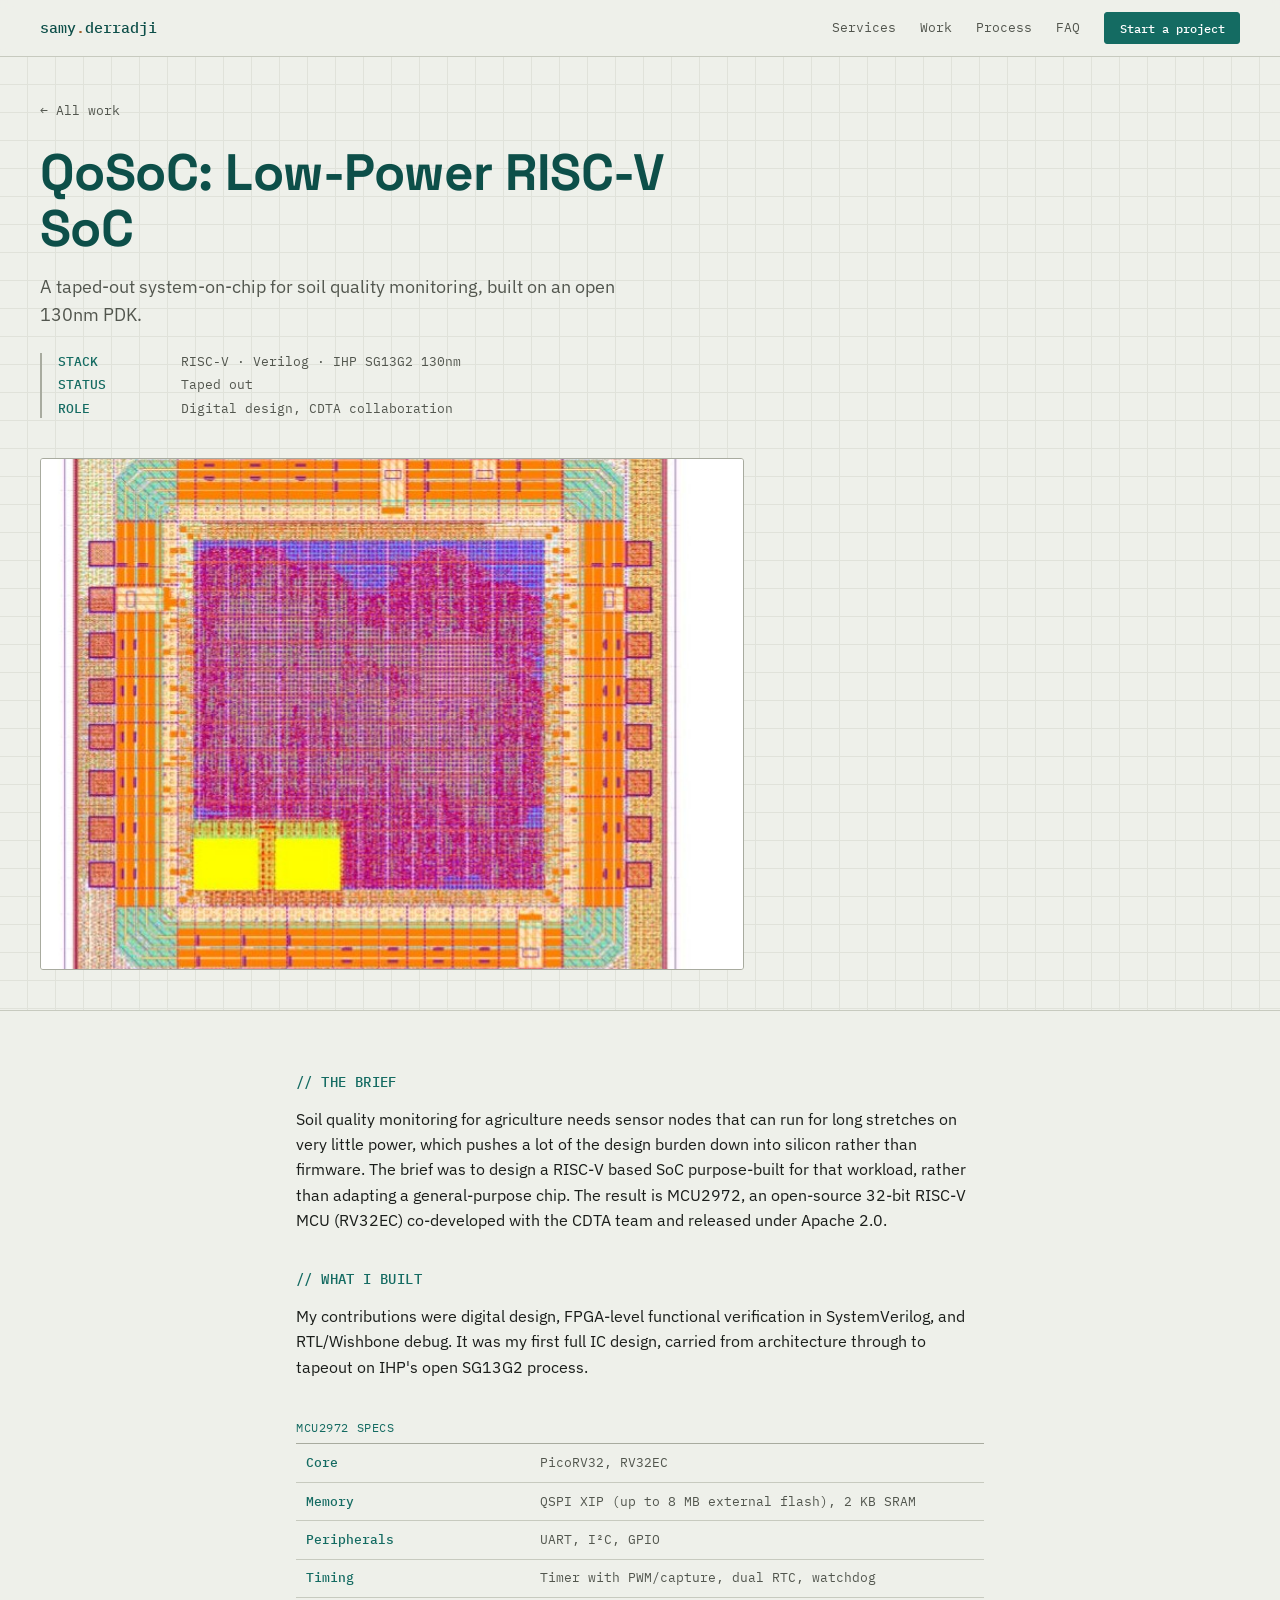
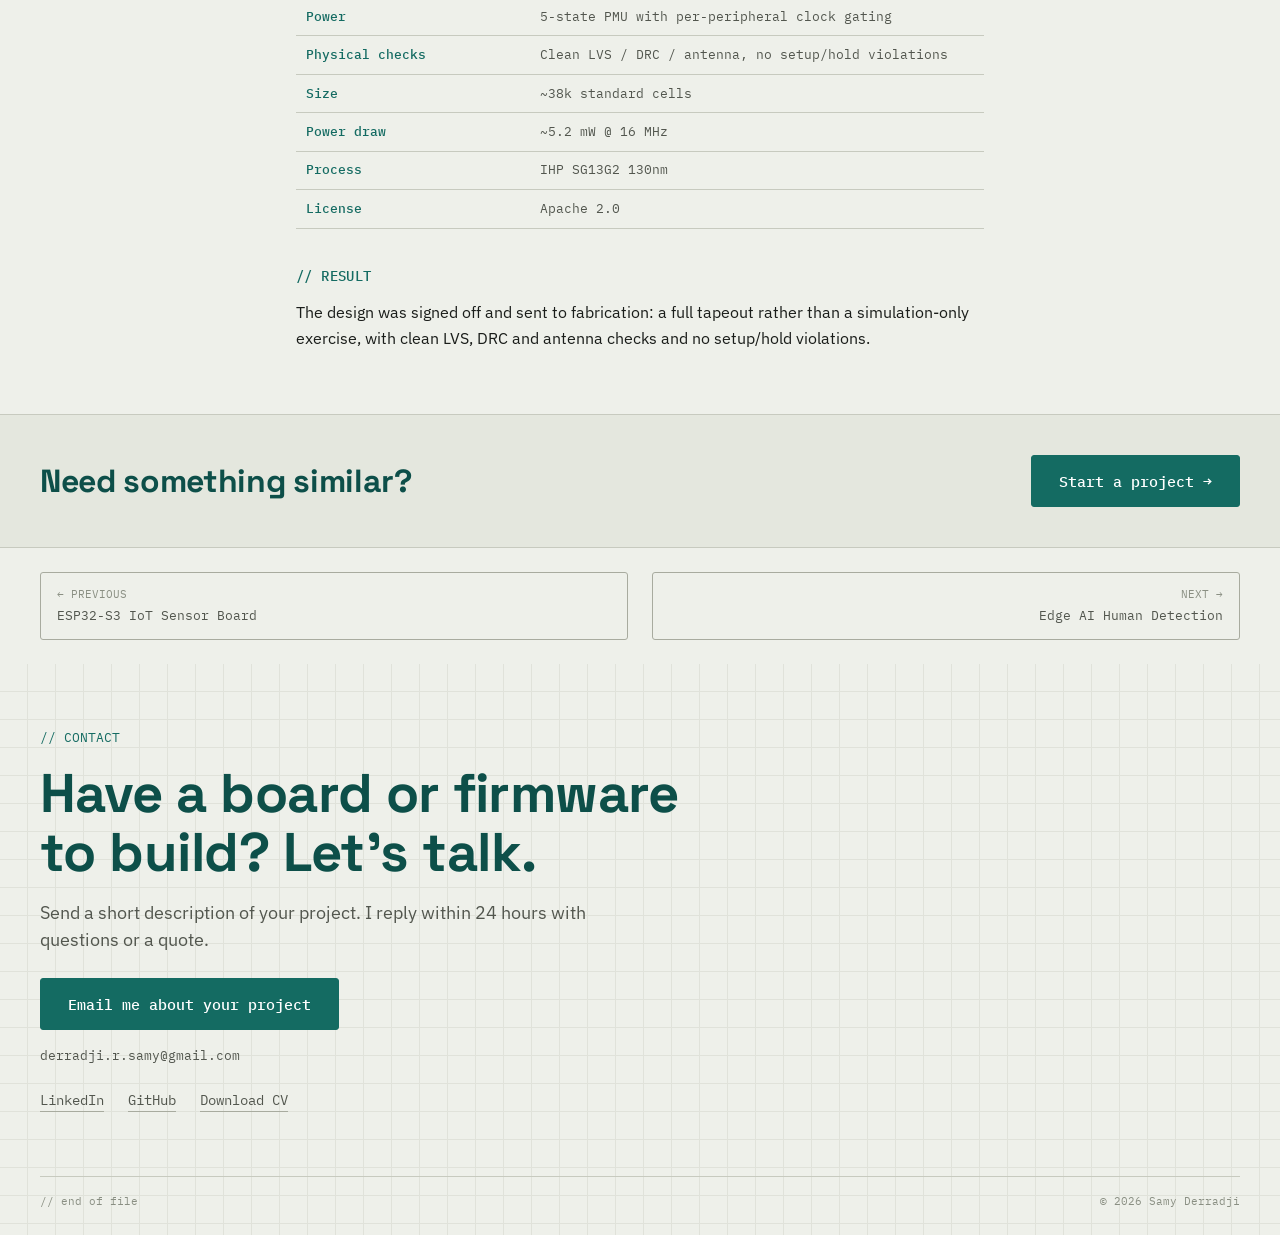
<file: projects/qosoc.html>
<!doctype html>
<html lang="en">
<head>
<meta charset="utf-8">
<meta name="viewport" content="width=device-width, initial-scale=1">
<title>QoSoC: Low-Power RISC-V SoC | Samy Derradji</title>
<meta name="description" content="MCU2972 / QoSoC: open-source RV32EC RISC-V MCU taped out on IHP SG13G2 130nm. Digital design and FPGA-level verification.">
<link rel="canonical" href="https://dersamy.github.io/projects/qosoc.html">
<meta name="theme-color" content="#eef0ea">
<meta property="og:type" content="website">
<meta property="og:site_name" content="Samy Derradji">
<meta property="og:title" content="QoSoC: Low-Power RISC-V SoC | Samy Derradji">
<meta property="og:description" content="MCU2972 / QoSoC: open-source RV32EC RISC-V MCU taped out on IHP SG13G2 130nm. Digital design and FPGA-level verification.">
<meta property="og:url" content="https://dersamy.github.io/projects/qosoc.html">
<meta property="og:image" content="https://dersamy.github.io/images/qosoc/hero.jpg">
<meta name="twitter:card" content="summary_large_image">
<meta name="twitter:title" content="QoSoC: Low-Power RISC-V SoC | Samy Derradji">
<meta name="twitter:description" content="MCU2972 / QoSoC: open-source RV32EC RISC-V MCU taped out on IHP SG13G2 130nm. Digital design and FPGA-level verification.">
<meta name="twitter:image" content="https://dersamy.github.io/images/qosoc/hero.jpg">
<link rel="icon" href="../favicon.svg">
<link rel="preconnect" href="https://fonts.googleapis.com">
<link rel="preconnect" href="https://fonts.gstatic.com" crossorigin>
<link href="https://fonts.googleapis.com/css2?family=Space+Grotesk:wght@400;500;600;700&family=IBM+Plex+Sans:wght@400;500;600&family=IBM+Plex+Mono:wght@400;500&display=swap" rel="stylesheet">
<link rel="stylesheet" href="../assets/css/style.css">
</head>
<body>
<a class="skip" href="#main">Skip to content</a>
<header class="site-nav">
<div class="container nav-inner">
<a class="wordmark" href="../index.html" aria-label="Samy Derradji, home">samy<span>.</span>derradji</a>
<button class="nav-toggle" type="button" aria-expanded="false" aria-controls="nav-links">Menu</button>
<nav class="nav-links" id="nav-links" aria-label="Main">
<a href="../index.html#services">Services</a>
<a href="../index.html#work">Work</a>
<a href="../index.html#process">Process</a>
<a href="../index.html#faq">FAQ</a>
<a class="btn btn-primary btn-sm" href="../index.html#contact">Start a project</a>
</nav>
</div>
</header>
<main id="main">
<header class="detail-header grid-texture">
<div class="container">
<a class="back" href="../index.html#work">&larr; All work</a>
<h1>QoSoC: Low-Power RISC-V SoC</h1>
<p class="tagline">A taped-out system-on-chip for soil quality monitoring, built on an open 130nm PDK.</p>
<dl class="spec "><div class="row"><dt>STACK</dt><dd>RISC-V · Verilog · IHP SG13G2 130nm</dd></div><div class="row"><dt>STATUS</dt><dd>Taped out</dd></div><div class="row"><dt>ROLE</dt><dd>Digital design, CDTA collaboration</dd></div></dl>
<div class="hero-image"><img src="../images/qosoc/hero.jpg" alt="QoSoC: RISC-V SoC" width="642" height="596"></div>
</div>
</header>
<div class="container body">
<section><h2>// The brief</h2><p>Soil quality monitoring for agriculture needs sensor nodes that can run for long stretches on very little power, which pushes a lot of the design burden down into silicon rather than firmware. The brief was to design a RISC-V based SoC purpose-built for that workload, rather than adapting a general-purpose chip. The result is MCU2972, an open-source 32-bit RISC-V MCU (RV32EC) co-developed with the CDTA team and released under Apache 2.0.</p></section>
<section><h2>// What I built</h2><p>My contributions were digital design, FPGA-level functional verification in SystemVerilog, and RTL/Wishbone debug. It was my first full IC design, carried from architecture through to tapeout on IHP's open SG13G2 process.</p><table class="kv"><caption class="get-label" style="text-align:left;margin-top:var(--space-3)">MCU2972 specs</caption><tr><th scope="row">Core</th><td>PicoRV32, RV32EC</td></tr><tr><th scope="row">Memory</th><td>QSPI XIP (up to 8 MB external flash), 2 KB SRAM</td></tr><tr><th scope="row">Peripherals</th><td>UART, I²C, GPIO</td></tr><tr><th scope="row">Timing</th><td>Timer with PWM/capture, dual RTC, watchdog</td></tr><tr><th scope="row">Power</th><td>5-state PMU with per-peripheral clock gating</td></tr><tr><th scope="row">Physical checks</th><td>Clean LVS / DRC / antenna, no setup/hold violations</td></tr><tr><th scope="row">Size</th><td>~38k standard cells</td></tr><tr><th scope="row">Power draw</th><td>~5.2 mW @ 16 MHz</td></tr><tr><th scope="row">Process</th><td>IHP SG13G2 130nm</td></tr><tr><th scope="row">License</th><td>Apache 2.0</td></tr></table></section>
<section><h2>// Result</h2><p>The design was signed off and sent to fabrication: a full tapeout rather than a simulation-only exercise, with clean LVS, DRC and antenna checks and no setup/hold violations.</p></section>
</div>
<section class="cs-cta"><div class="container"><h2>Need something similar?</h2><a class="btn btn-primary btn-lg" href="../index.html#contact">Start a project &rarr;</a></div></section>
<div class="container"><nav class="pn" aria-label="More projects">
<a class="prev" href="mobot-iot.html" rel="prev"><small>&larr; PREVIOUS</small>ESP32-S3 IoT Sensor Board</a><a class="next" href="pfe-edge-ai-queue.html" rel="next"><small>NEXT &rarr;</small>Edge AI Human Detection</a>
</nav></div>
</main>
<section class="contact grid-texture" id="contact" aria-labelledby="contact-h">
<div class="container">
<div class="label">// CONTACT</div>
<h2 id="contact-h">Have a board or firmware to build? Let's talk.</h2>
<p class="lead">Send a short description of your project. I reply within 24 hours with questions or a quote.</p>
<div class="cta-row"><a class="btn btn-primary btn-lg" href="mailto:derradji.r.samy@gmail.com?subject=Project%20inquiry&body=Project%3A%0A%0AWhat%20it%20should%20do%3A%0A%0AQuantity%3A%0A%0ADeadline%3A%0A%0ABudget%20range%3A%0A">Email me about your project</a></div>
<p class="email-line">derradji.r.samy@gmail.com</p>
<div class="contact-links">
<!-- SAMY: paste your Fiverr profile URL into href and delete the hidden attribute -->
<a data-placeholder href="#" hidden>Fiverr</a>
<!-- SAMY: paste your Upwork profile URL into href and delete the hidden attribute -->
<a data-placeholder href="#" hidden>Upwork</a>
<a href="https://www.linkedin.com/in/samyder/" rel="noopener">LinkedIn</a>
<a href="https://github.com/dersamy" rel="noopener">GitHub</a>
<a href="../cv.pdf">Download CV</a>
</div>
<div class="eof"><span>// end of file</span><span>&copy; 2026 Samy Derradji</span></div>
</div>
</section>
<script src="../assets/js/main.js"></script>
</body>
</html>
</file>
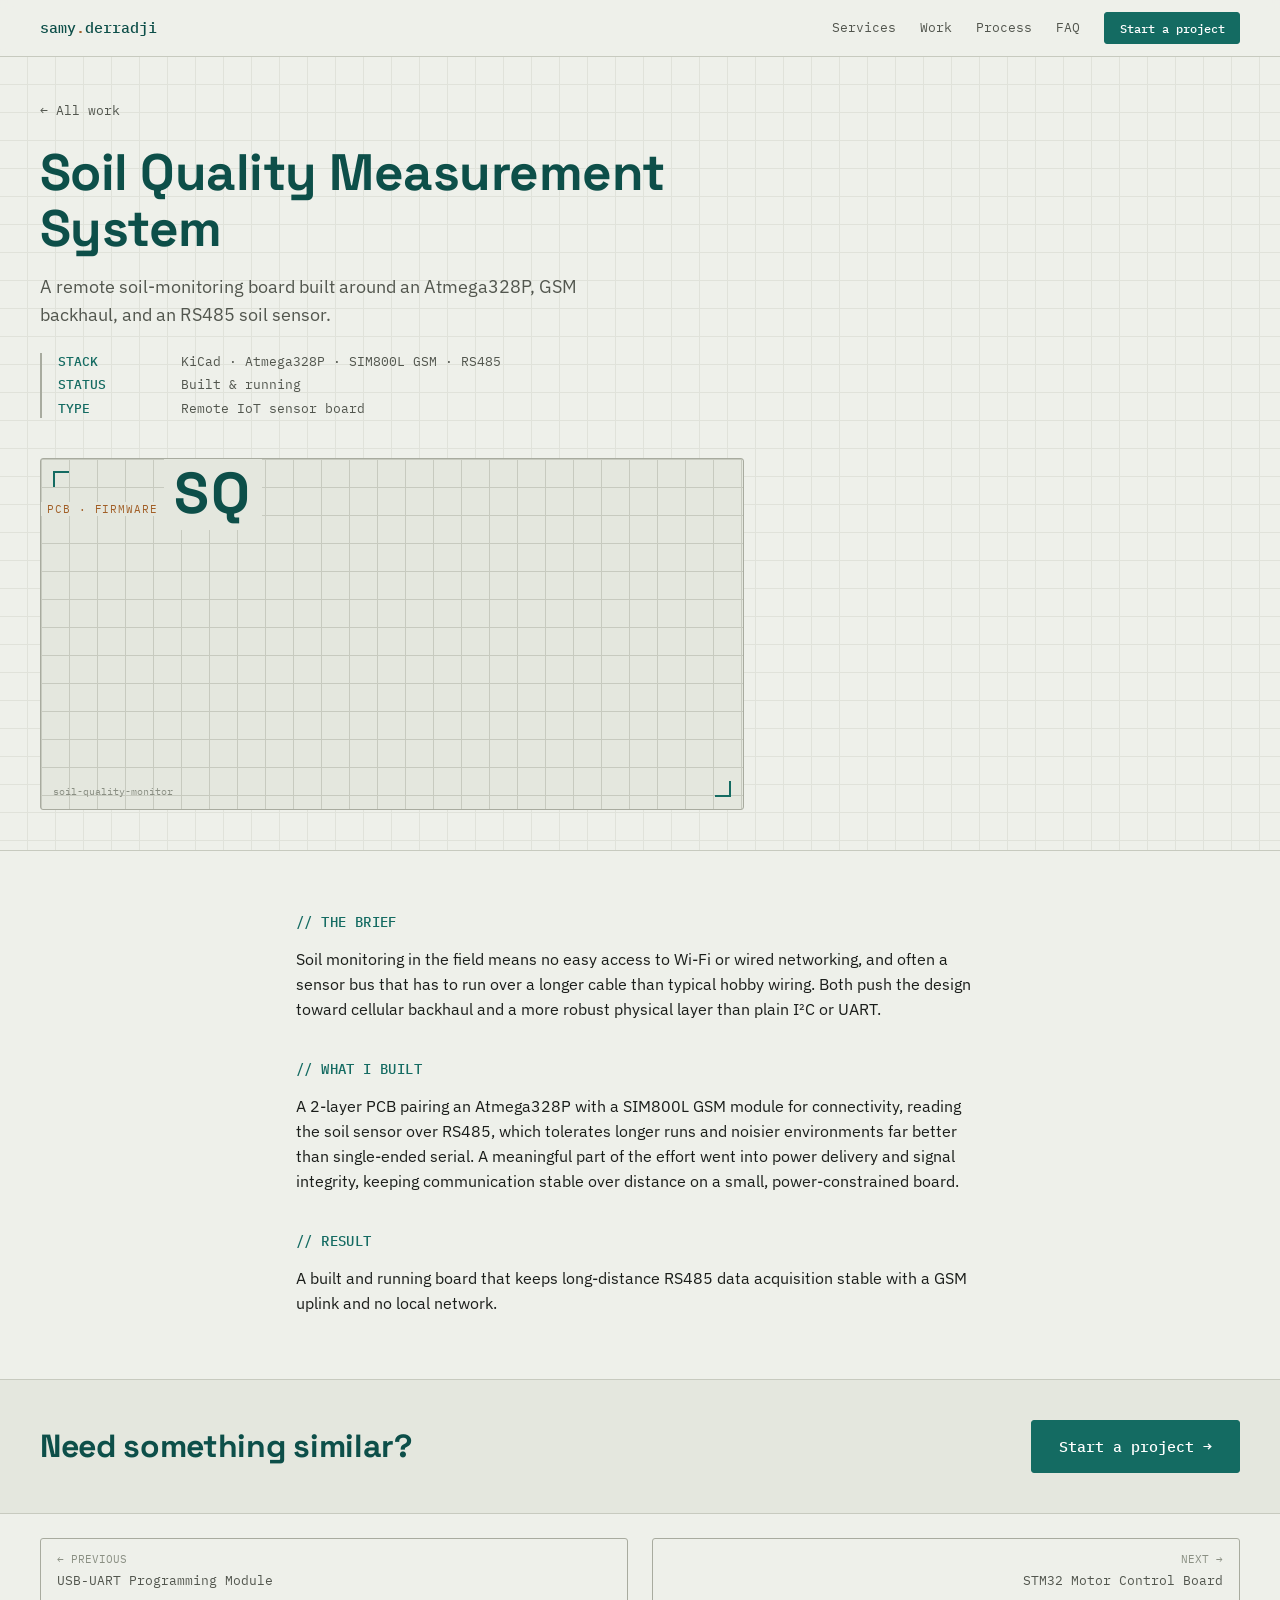
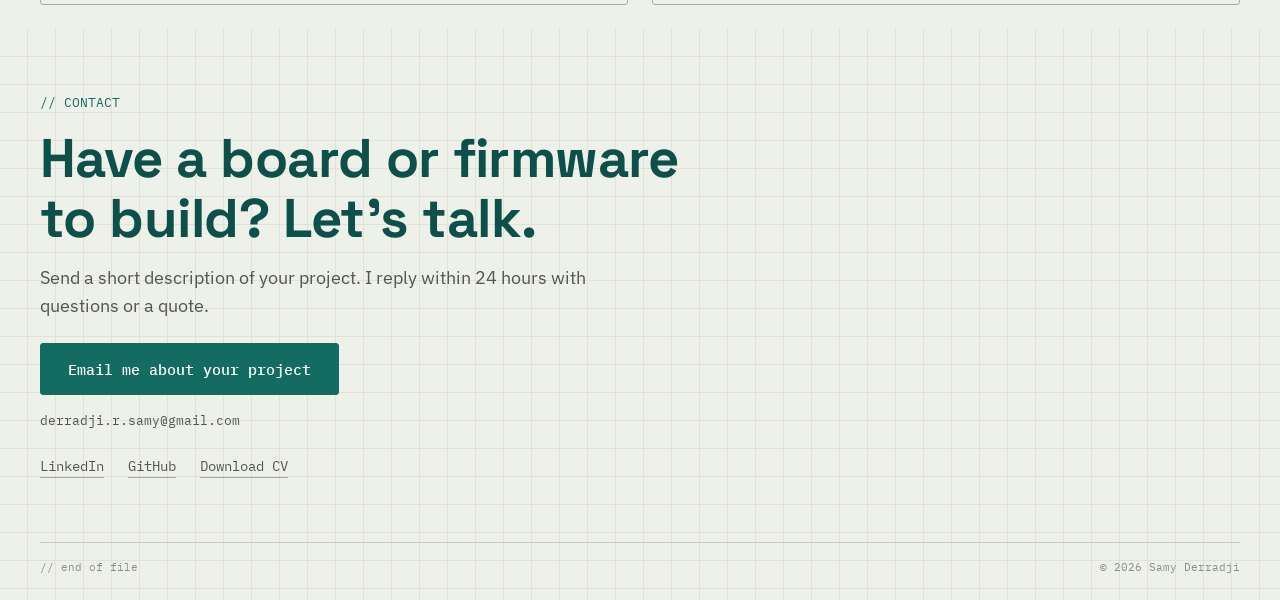
<file: projects/soil-quality-monitor.html>
<!doctype html>
<html lang="en">
<head>
<meta charset="utf-8">
<meta name="viewport" content="width=device-width, initial-scale=1">
<title>Soil Quality Measurement System | Samy Derradji</title>
<meta name="description" content="2-layer Atmega328P board with SIM800L GSM uplink and RS485 soil sensor, with power delivery and signal integrity work.">
<link rel="canonical" href="https://dersamy.github.io/projects/soil-quality-monitor.html">
<meta name="theme-color" content="#eef0ea">
<meta property="og:type" content="website">
<meta property="og:site_name" content="Samy Derradji">
<meta property="og:title" content="Soil Quality Measurement System | Samy Derradji">
<meta property="og:description" content="2-layer Atmega328P board with SIM800L GSM uplink and RS485 soil sensor, with power delivery and signal integrity work.">
<meta property="og:url" content="https://dersamy.github.io/projects/soil-quality-monitor.html">
<meta property="og:image" content="https://dersamy.github.io/images/qosoc/hero.jpg">
<meta name="twitter:card" content="summary_large_image">
<meta name="twitter:title" content="Soil Quality Measurement System | Samy Derradji">
<meta name="twitter:description" content="2-layer Atmega328P board with SIM800L GSM uplink and RS485 soil sensor, with power delivery and signal integrity work.">
<meta name="twitter:image" content="https://dersamy.github.io/images/qosoc/hero.jpg">
<link rel="icon" href="../favicon.svg">
<link rel="preconnect" href="https://fonts.googleapis.com">
<link rel="preconnect" href="https://fonts.gstatic.com" crossorigin>
<link href="https://fonts.googleapis.com/css2?family=Space+Grotesk:wght@400;500;600;700&family=IBM+Plex+Sans:wght@400;500;600&family=IBM+Plex+Mono:wght@400;500&display=swap" rel="stylesheet">
<link rel="stylesheet" href="../assets/css/style.css">
</head>
<body>
<a class="skip" href="#main">Skip to content</a>
<header class="site-nav">
<div class="container nav-inner">
<a class="wordmark" href="../index.html" aria-label="Samy Derradji, home">samy<span>.</span>derradji</a>
<button class="nav-toggle" type="button" aria-expanded="false" aria-controls="nav-links">Menu</button>
<nav class="nav-links" id="nav-links" aria-label="Main">
<a href="../index.html#services">Services</a>
<a href="../index.html#work">Work</a>
<a href="../index.html#process">Process</a>
<a href="../index.html#faq">FAQ</a>
<a class="btn btn-primary btn-sm" href="../index.html#contact">Start a project</a>
</nav>
</div>
</header>
<main id="main">
<header class="detail-header grid-texture">
<div class="container">
<a class="back" href="../index.html#work">&larr; All work</a>
<h1>Soil Quality Measurement System</h1>
<p class="tagline">A remote soil-monitoring board built around an Atmega328P, GSM backhaul, and an RS485 soil sensor.</p>
<dl class="spec "><div class="row"><dt>STACK</dt><dd>KiCad · Atmega328P · SIM800L GSM · RS485</dd></div><div class="row"><dt>STATUS</dt><dd>Built &amp; running</dd></div><div class="row"><dt>TYPE</dt><dd>Remote IoT sensor board</dd></div></dl>
<div class="hero-image"><div class="ph" role="img" aria-label="Blueprint placeholder for soil-quality-monitor"><span class="ph-cat">PCB · Firmware</span><span class="ph-init">SQ</span><span class="ph-ref">soil-quality-monitor</span></div></div>
</div>
</header>
<div class="container body">
<section><h2>// The brief</h2><p>Soil monitoring in the field means no easy access to Wi-Fi or wired networking, and often a sensor bus that has to run over a longer cable than typical hobby wiring. Both push the design toward cellular backhaul and a more robust physical layer than plain I²C or UART.</p></section>
<section><h2>// What I built</h2><p>A 2-layer PCB pairing an Atmega328P with a SIM800L GSM module for connectivity, reading the soil sensor over RS485, which tolerates longer runs and noisier environments far better than single-ended serial. A meaningful part of the effort went into power delivery and signal integrity, keeping communication stable over distance on a small, power-constrained board.</p></section>
<section><h2>// Result</h2><p>A built and running board that keeps long-distance RS485 data acquisition stable with a GSM uplink and no local network.</p></section>
</div>
<section class="cs-cta"><div class="container"><h2>Need something similar?</h2><a class="btn btn-primary btn-lg" href="../index.html#contact">Start a project &rarr;</a></div></section>
<div class="container"><nav class="pn" aria-label="More projects">
<a class="prev" href="mobot-programmer.html" rel="prev"><small>&larr; PREVIOUS</small>USB-UART Programming Module</a><a class="next" href="pcb-stm-moteur.html" rel="next"><small>NEXT &rarr;</small>STM32 Motor Control Board</a>
</nav></div>
</main>
<section class="contact grid-texture" id="contact" aria-labelledby="contact-h">
<div class="container">
<div class="label">// CONTACT</div>
<h2 id="contact-h">Have a board or firmware to build? Let's talk.</h2>
<p class="lead">Send a short description of your project. I reply within 24 hours with questions or a quote.</p>
<div class="cta-row"><a class="btn btn-primary btn-lg" href="mailto:derradji.r.samy@gmail.com?subject=Project%20inquiry&body=Project%3A%0A%0AWhat%20it%20should%20do%3A%0A%0AQuantity%3A%0A%0ADeadline%3A%0A%0ABudget%20range%3A%0A">Email me about your project</a></div>
<p class="email-line">derradji.r.samy@gmail.com</p>
<div class="contact-links">
<!-- SAMY: paste your Fiverr profile URL into href and delete the hidden attribute -->
<a data-placeholder href="#" hidden>Fiverr</a>
<!-- SAMY: paste your Upwork profile URL into href and delete the hidden attribute -->
<a data-placeholder href="#" hidden>Upwork</a>
<a href="https://www.linkedin.com/in/samyder/" rel="noopener">LinkedIn</a>
<a href="https://github.com/dersamy" rel="noopener">GitHub</a>
<a href="../cv.pdf">Download CV</a>
</div>
<div class="eof"><span>// end of file</span><span>&copy; 2026 Samy Derradji</span></div>
</div>
</section>
<script src="../assets/js/main.js"></script>
</body>
</html>
</file>
<file: assets/css/style.css>
:root{--paper:#eef0ea;--paper-alt:#e4e7de;--paper-deep:#dadde2;--ink:#1a1d1a;--ink-soft:#52564e;--ink-faint:#8a8f83;--signal:#146b62;--signal-soft:#2b8a7c;--copper:#a15f27;--rule:#c7cabf;--rule-strong:#a8ab9f;--font-display:"Space Grotesk","Helvetica Neue",Arial,sans-serif;--ink-heading:#0d4f49;--font-body:"IBM Plex Sans",system-ui,sans-serif;--font-mono:"IBM Plex Mono","Courier New",monospace;--space-1:.5rem;--space-2:1rem;--space-3:1.5rem;--space-4:2.5rem;--space-5:4rem;--space-6:6.5rem;--max-w:78rem;--radius:3px}
*{box-sizing:border-box}
html{scroll-behavior:smooth;scroll-padding-top:4.5rem}
@media (prefers-reduced-motion:reduce){html{scroll-behavior:auto}*{animation-duration:.01ms!important;animation-iteration-count:1!important;transition-duration:.01ms!important}}
body{margin:0;background:var(--paper);color:var(--ink);font-family:var(--font-body);font-size:16px;line-height:1.55;-webkit-font-smoothing:antialiased;overflow-x:hidden}
h1,h2,h3,h4{font-family:var(--font-display);font-weight:700;line-height:1.1;margin:0;letter-spacing:-.01em;color:var(--ink-heading)}
p{margin:0}a{color:inherit}img{max-width:100%}
ul{margin:0;padding:0;list-style:none}
:focus-visible{outline:2px solid var(--signal);outline-offset:3px}
.mono{font-family:var(--font-mono)}
.grid-texture{position:relative}
.grid-texture:before{content:"";position:absolute;inset:0;z-index:0;pointer-events:none;background-image:linear-gradient(var(--rule) 1px,transparent 1px),linear-gradient(90deg,var(--rule) 1px,transparent 1px);background-size:28px 28px;background-position:-1px -1px;opacity:.35}
.grid-texture>*{position:relative;z-index:1}
.container{max-width:var(--max-w);margin:0 auto;padding:0 var(--space-3)}
@media (max-width:640px){.container{padding:0 var(--space-2)}}
.skip{position:absolute;left:-999px;top:0;background:var(--signal);color:#fff;padding:.5rem 1rem;z-index:100}
.skip:focus{left:0}

/* buttons */
.btn{display:inline-flex;align-items:center;justify-content:center;gap:.4rem;font-family:var(--font-mono);font-size:.85rem;font-weight:500;text-decoration:none;padding:.8rem 1.3rem;border-radius:var(--radius);border:1px solid var(--signal);transition:background .15s,color .15s,border-color .15s;cursor:pointer;line-height:1.2}
.btn-primary{background:var(--signal);color:#fff}
.btn-primary:hover{background:var(--ink-heading);border-color:var(--ink-heading)}
.btn-ghost{background:transparent;color:var(--ink-heading);border-color:var(--rule-strong)}
.btn-ghost:hover{border-color:var(--signal);color:var(--signal)}
.btn-sm{padding:.5rem .9rem;font-size:.78rem}
.btn-lg{padding:1rem 1.7rem;font-size:.95rem}
.cta-row{display:flex;flex-wrap:wrap;gap:.75rem}

/* nav */
.site-nav{position:sticky;top:0;z-index:50;background:rgba(238,240,234,.94);backdrop-filter:blur(6px);border-bottom:1px solid var(--rule)}
.nav-inner{display:flex;align-items:center;gap:var(--space-3);height:3.5rem}
.wordmark{font-family:var(--font-mono);font-weight:500;font-size:.95rem;text-decoration:none;color:var(--ink-heading);margin-right:auto;white-space:nowrap}
.wordmark span{color:var(--copper)}
.nav-links{display:flex;align-items:center;gap:var(--space-3);font-family:var(--font-mono);font-size:.8rem}
.nav-links a:not(.btn){text-decoration:none;color:var(--ink-soft);padding:.3rem 0}
.nav-links a:not(.btn):hover{color:var(--signal)}
.nav-toggle{display:none;background:none;border:1px solid var(--rule-strong);border-radius:var(--radius);padding:.45rem .7rem;font-family:var(--font-mono);font-size:.78rem;color:var(--ink-heading);cursor:pointer}
@media (max-width:760px){
.nav-toggle{display:inline-block}
.nav-links{display:none;position:absolute;top:3.5rem;left:0;right:0;flex-direction:column;align-items:stretch;gap:0;background:var(--paper);border-bottom:1px solid var(--rule);padding:.5rem var(--space-2) var(--space-2)}
.nav-links.open{display:flex}
.nav-links a:not(.btn){padding:.8rem 0;border-bottom:1px dashed var(--rule)}
.nav-links .btn{margin-top:.8rem}
}

/* labels, sections */
.label{font-family:var(--font-mono);font-size:.8rem;color:var(--signal);margin-bottom:var(--space-2)}
.section{padding:var(--space-5) 0;border-bottom:1px solid var(--rule)}
.section.alt{background:var(--paper-alt)}
.section-head{max-width:44rem;margin-bottom:var(--space-4)}
.section-head h2{font-size:clamp(1.8rem,4vw,2.6rem)}
.section-head p{margin-top:.8rem;color:var(--ink-soft)}

/* spec dl */
.spec{margin:0;border-left:2px solid var(--rule-strong);padding-left:var(--space-2);display:flex;flex-direction:column;gap:.35rem}
.spec .row{display:flex;gap:.6em;font-family:var(--font-mono);font-size:.8rem;line-height:1.4}
.spec dt{color:var(--signal);white-space:nowrap;font-weight:500;min-width:7.2rem}
.spec dd{margin:0;color:var(--ink-soft)}
.spec.dense .row{font-size:.72rem}
.spec.dense dt{min-width:4.5rem}

/* hero */
.hero{border-bottom:1px solid var(--rule);padding:var(--space-5) 0;background-color:var(--paper)}
.hero-inner{display:grid;grid-template-columns:1fr 20rem;gap:var(--space-5);align-items:end}
.eyebrow{font-family:var(--font-mono);font-size:.75rem;letter-spacing:.08em;color:var(--ink-faint);margin-bottom:var(--space-2);text-transform:uppercase}
.hero h1{font-size:clamp(2.3rem,5.4vw,4rem);max-width:46rem}
.tagline{max-width:36rem;margin:var(--space-3) 0;font-size:1.12rem;color:var(--ink-soft)}
.hero-spec{padding-bottom:.5rem}
@media (max-width:900px){.hero-inner{grid-template-columns:1fr;align-items:start;gap:var(--space-4)}.hero-spec{padding-bottom:0}.hero{padding:var(--space-4) 0}}
.spec dd{min-width:0;flex:1}

/* proof */
.proof{border-bottom:1px solid var(--rule);background:var(--paper-alt)}
.proof-grid{display:grid;grid-template-columns:repeat(4,1fr)}
.stat{padding:var(--space-3) var(--space-2);border-left:1px solid var(--rule-strong);font-family:var(--font-mono)}
.stat:first-child{border-left:none;padding-left:0}
.stat b{display:block;font-family:var(--font-display);font-size:2rem;color:var(--ink-heading);line-height:1.1;margin-bottom:.3rem}
.stat span{font-size:.75rem;color:var(--ink-soft);line-height:1.4;display:block}
@media (max-width:760px){.proof-grid{grid-template-columns:1fr 1fr}.stat:nth-child(odd){border-left:none;padding-left:0}.stat:nth-child(n+3){border-top:1px solid var(--rule-strong)}.stat b{font-size:1.5rem}}

/* services */
.services-grid{display:grid;grid-template-columns:repeat(2,1fr);gap:var(--space-3)}
@media (max-width:800px){.services-grid{grid-template-columns:1fr}}
.service{background:var(--paper);border:1px solid var(--rule-strong);border-top:2px solid var(--ink);border-radius:var(--radius);padding:var(--space-3);display:flex;flex-direction:column;gap:var(--space-2);position:relative}
.service.flagship{border-top-color:var(--signal)}
.tag{align-self:flex-start;font-family:var(--font-mono);font-size:.68rem;letter-spacing:.06em;text-transform:uppercase;color:var(--copper);border:1px solid var(--copper);border-radius:var(--radius);padding:.15rem .5rem}
.service h3{font-size:1.4rem}
.promise{color:var(--ink-soft)}
.get-label{font-family:var(--font-mono);font-size:.72rem;color:var(--signal);text-transform:uppercase;letter-spacing:.05em;margin-bottom:.4rem}
.checks li{font-size:.92rem;padding:.3rem 0 .3rem 1.3rem;position:relative;border-bottom:1px dashed var(--rule)}
.checks li:last-child{border-bottom:none}
.checks li:before{content:"";position:absolute;left:.1rem;top:.78rem;width:.55rem;height:.3rem;border-left:2px solid var(--signal);border-bottom:2px solid var(--signal);transform:rotate(-45deg)}
.stack{font-family:var(--font-mono);font-size:.75rem;color:var(--ink-soft);margin-top:auto}
.stack b{color:var(--signal);font-weight:500}
.link-arrow{font-family:var(--font-mono);font-size:.8rem;color:var(--signal);font-weight:500;text-decoration:none}
.link-arrow:hover{text-decoration:underline}
.slim{margin-top:var(--space-3);padding:var(--space-2) var(--space-3);border:1px dashed var(--rule-strong);border-radius:var(--radius);display:flex;flex-wrap:wrap;gap:.5rem 1.5rem;justify-content:space-between;align-items:center;font-size:.95rem}

/* work */
.chips{display:flex;flex-wrap:wrap;gap:.5rem;margin-bottom:var(--space-4)}
.chip{font-family:var(--font-mono);font-size:.78rem;background:transparent;border:1px solid var(--rule-strong);border-radius:var(--radius);padding:.45rem .9rem;color:var(--ink-soft);cursor:pointer}
.chip:hover{border-color:var(--signal);color:var(--signal)}
.chip[aria-pressed="true"]{background:var(--signal);border-color:var(--signal);color:#fff}
.js .chips{display:flex}
.chips{display:none}
.js .chips{display:flex}
.featured{display:grid;grid-template-columns:repeat(2,1fr);gap:var(--space-3);margin-bottom:var(--space-3)}
.compact{display:grid;grid-template-columns:repeat(3,1fr);gap:var(--space-3)}
@media (max-width:900px){.compact{grid-template-columns:repeat(2,1fr)}}
@media (max-width:700px){.featured,.compact{grid-template-columns:1fr}}
.pcard{display:flex;flex-direction:column;border:1px solid var(--rule-strong);border-radius:var(--radius);background:var(--paper);overflow:hidden;transition:border-color .15s,box-shadow .15s}
.pcard:hover{border-color:var(--signal);box-shadow:0 2px 0 var(--signal)}
.pcard[hidden]{display:none}
.pmedia{aspect-ratio:16/10;border-bottom:1px solid var(--rule-strong);background:var(--paper-alt);overflow:hidden}
.pmedia img{width:100%;height:100%;object-fit:cover;display:block}
.pcard.compact-card .pmedia{display:none}
.pbody{padding:var(--space-3);display:flex;flex-direction:column;gap:.7rem;flex:1}
.pcard h3{font-size:1.25rem}
.compact-card h3{font-size:1.05rem}
.pcard h3 a{text-decoration:none}
.pcard h3 a:after{content:"";position:absolute;inset:0}
.pcard{position:relative}
.pbody p{font-size:.92rem;color:var(--ink-soft)}
.badge{align-self:flex-start;font-family:var(--font-mono);font-size:.68rem;color:var(--signal);background:rgba(20,107,98,.08);border:1px solid rgba(20,107,98,.35);border-radius:var(--radius);padding:.15rem .5rem}
.pbody .stack{margin-top:auto;padding-top:.3rem}
.pbody .link-arrow{margin-top:.2rem}
.ph{position:relative;width:100%;height:100%;min-height:8rem;background-color:var(--paper-alt);background-image:linear-gradient(var(--rule) 1px,transparent 1px),linear-gradient(90deg,var(--rule) 1px,transparent 1px);background-size:28px 28px;display:flex;flex-direction:column;align-items:center;justify-content:center;gap:.4rem;font-family:var(--font-mono);overflow:hidden}
.ph:before,.ph:after{content:"";position:absolute;width:14px;height:14px;border:2px solid var(--signal)}
.ph:before{top:12px;left:12px;border-right:none;border-bottom:none}
.ph:after{bottom:12px;right:12px;border-left:none;border-top:none}
.ph-init{font-family:var(--font-display);font-weight:700;font-size:clamp(2.2rem,6vw,3.6rem);color:var(--ink-heading);letter-spacing:.04em;background:var(--paper-alt);padding:0 .6rem;line-height:1.2}
.ph-cat{font-size:.68rem;color:var(--copper);letter-spacing:.08em;text-transform:uppercase;background:var(--paper-alt);padding:0 .4rem}
.ph-ref{position:absolute;left:12px;bottom:10px;font-size:.62rem;color:var(--ink-faint)}

/* process */
.steps{display:grid;grid-template-columns:repeat(4,1fr);gap:var(--space-3);counter-reset:s}
@media (max-width:900px){.steps{grid-template-columns:repeat(2,1fr)}}
@media (max-width:520px){.steps{grid-template-columns:1fr}}
.step{border-top:2px solid var(--ink);padding-top:var(--space-2)}
.step .num{font-family:var(--font-mono);font-size:.8rem;color:var(--copper);margin-bottom:.4rem}
.step h3{font-size:1.15rem;margin-bottom:.5rem}
.step p{font-size:.92rem;color:var(--ink-soft)}
.receive{margin-top:var(--space-4);padding:var(--space-3);background:var(--paper);border:1px solid var(--rule-strong);border-radius:var(--radius)}
.receive ul{display:grid;grid-template-columns:repeat(2,1fr);gap:0 var(--space-3)}
@media (max-width:640px){.receive ul{grid-template-columns:1fr}}

/* about */
.about-grid{display:grid;grid-template-columns:10rem 1fr;gap:var(--space-4)}
@media (max-width:700px){.about-grid{grid-template-columns:1fr;gap:var(--space-1)}}
.paragraphs{max-width:44rem;display:flex;flex-direction:column;gap:var(--space-2);font-size:1.05rem}
.skills-grid{display:grid;grid-template-columns:repeat(3,1fr);gap:var(--space-3);margin-top:var(--space-4)}
@media (max-width:900px){.skills-grid{grid-template-columns:repeat(2,1fr)}}
@media (max-width:520px){.skills-grid{grid-template-columns:1fr}}
.group{border-top:2px solid var(--ink);padding-top:var(--space-2)}
.group h3{font-size:.95rem;font-weight:600;margin-bottom:.7rem}
.tags{display:flex;flex-wrap:wrap;gap:.35rem}
.tags li{font-family:var(--font-mono);font-size:.72rem;color:var(--ink-soft);border:1px solid var(--rule-strong);border-radius:var(--radius);padding:.15rem .5rem;background:var(--paper)}

/* faq */
.faq{max-width:48rem}
details{border-top:1px solid var(--rule-strong)}
details:last-child{border-bottom:1px solid var(--rule-strong)}
summary{cursor:pointer;list-style:none;padding:var(--space-2) 2rem var(--space-2) 0;font-family:var(--font-display);font-weight:600;font-size:1.1rem;color:var(--ink-heading);position:relative}
summary::-webkit-details-marker{display:none}
summary:after{content:"+";position:absolute;right:.3rem;top:50%;transform:translateY(-50%);font-family:var(--font-mono);color:var(--signal);font-size:1.3rem}
details[open] summary:after{content:"\2212"}
summary:hover{color:var(--signal)}
details p{padding:0 0 var(--space-2);color:var(--ink-soft);max-width:40rem}

/* contact */
.contact{padding:var(--space-5) 0 var(--space-3);background:var(--paper)}
.contact h2{font-size:clamp(2rem,5vw,3.4rem);max-width:40rem}
.contact .lead{margin:var(--space-2) 0 var(--space-3);color:var(--ink-soft);font-size:1.1rem;max-width:36rem}
.contact-links{display:flex;flex-wrap:wrap;gap:.5rem 1.5rem;margin-top:var(--space-3);font-family:var(--font-mono);font-size:.85rem}
.contact-links a{color:var(--ink-soft);text-decoration:none;border-bottom:1px solid var(--rule-strong)}
.contact-links a:hover{color:var(--signal);border-color:var(--signal)}
.contact-links [hidden]{display:none}
.email-line{margin-top:var(--space-2);font-family:var(--font-mono);font-size:.82rem;color:var(--ink-soft)}
.eof{font-family:var(--font-mono);font-size:.7rem;color:var(--ink-faint);border-top:1px solid var(--rule);padding-top:var(--space-2);margin-top:var(--space-5);display:flex;justify-content:space-between;flex-wrap:wrap;gap:.5rem}

/* case study */
.detail-header{padding:var(--space-4) 0;border-bottom:1px solid var(--rule)}
.back{display:inline-block;font-family:var(--font-mono);font-size:.8rem;color:var(--ink-soft);text-decoration:none;margin-bottom:var(--space-3)}
.back:hover{color:var(--signal)}
.detail-header h1{font-size:clamp(2rem,4.6vw,3.2rem);max-width:42rem}
.detail-header .tagline{margin:var(--space-2) 0 var(--space-3);max-width:38rem}
.hero-image{margin-top:var(--space-4);max-width:44rem}
.hero-image img,.hero-image .ph{width:100%;display:block;border:1px solid var(--rule-strong);border-radius:var(--radius)}
.hero-image .ph{min-height:14rem;aspect-ratio:16/8}
.hero-image img{max-height:32rem;object-fit:cover}
.body{max-width:46rem;padding-top:var(--space-5);padding-bottom:var(--space-5);display:flex;flex-direction:column;gap:var(--space-4)}
.body h2{font-family:var(--font-mono);font-size:.85rem;color:var(--signal);margin-bottom:var(--space-2);text-transform:uppercase;letter-spacing:.03em;font-weight:500}
.body p{font-size:1.02rem;margin-bottom:var(--space-2)}
.body p:last-child{margin-bottom:0}
.kv{width:100%;border-collapse:collapse;font-family:var(--font-mono);font-size:.8rem;margin-top:var(--space-2)}
.kv th,.kv td{text-align:left;padding:.55rem .6rem;border-bottom:1px solid var(--rule);vertical-align:top}
.kv th{color:var(--signal);font-weight:500;width:34%;white-space:nowrap}
.kv td{color:var(--ink-soft)}
.kv tr:first-child th,.kv tr:first-child td{border-top:1px solid var(--rule-strong)}
@media (max-width:520px){.kv th{white-space:normal}}
.cs-cta{border-top:1px solid var(--rule);border-bottom:1px solid var(--rule);background:var(--paper-alt);padding:var(--space-4) 0}
.cs-cta .container{display:flex;flex-wrap:wrap;gap:var(--space-2) var(--space-3);justify-content:space-between;align-items:center}
.cs-cta h2{font-size:clamp(1.5rem,3.5vw,2rem)}
.pn{display:grid;grid-template-columns:1fr 1fr;gap:var(--space-3);padding:var(--space-3) 0;font-family:var(--font-mono);font-size:.8rem}
.pn a{text-decoration:none;color:var(--ink-soft);border:1px solid var(--rule-strong);border-radius:var(--radius);padding:.8rem 1rem;display:block}
.pn a:hover{border-color:var(--signal);color:var(--signal)}
.pn small{display:block;color:var(--ink-faint);font-size:.68rem;margin-bottom:.2rem}
.pn .next{text-align:right}
@media (max-width:520px){.pn{grid-template-columns:1fr}.pn .next{text-align:left}}
</file>
